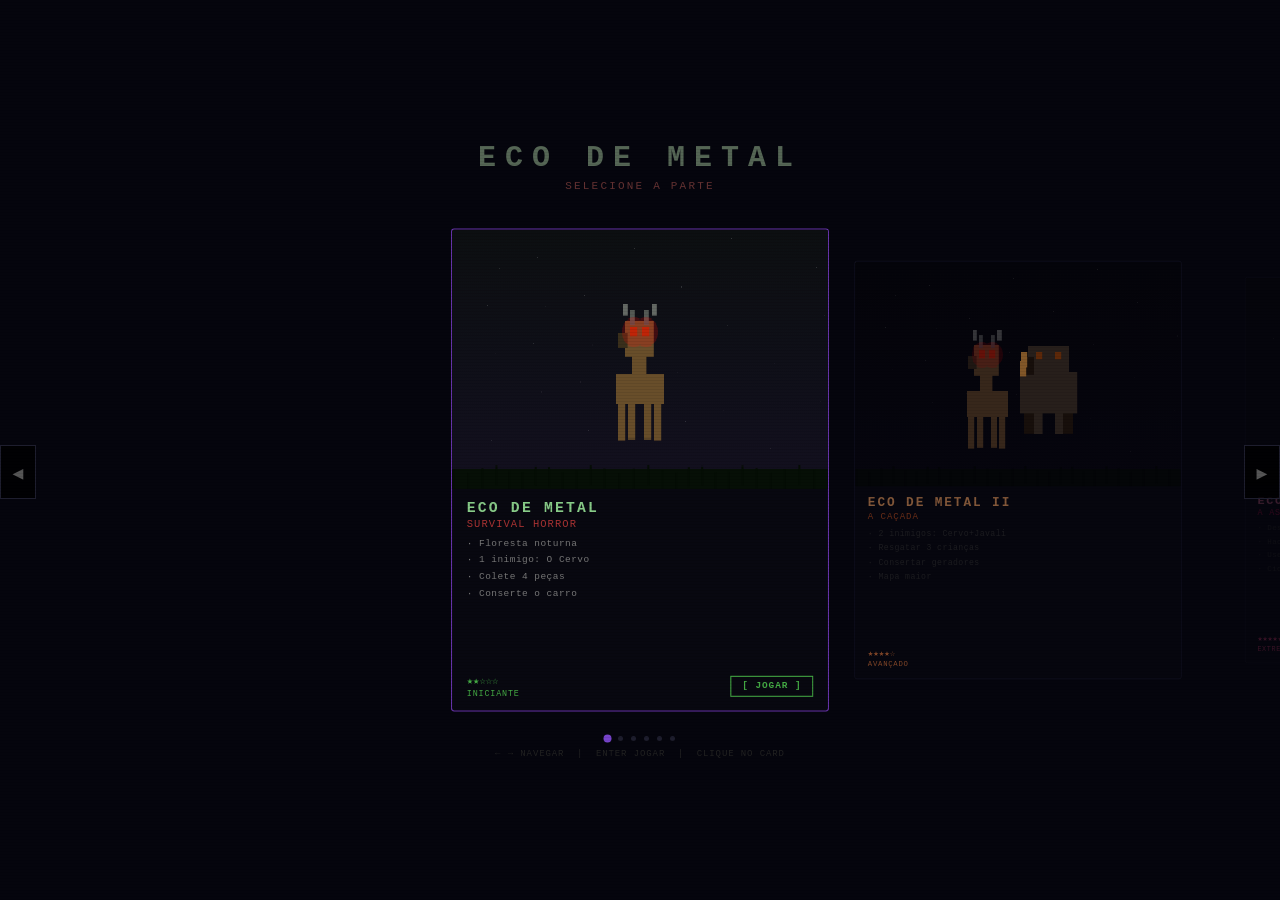
<file: index.html>
<!DOCTYPE html>
<html lang="pt-BR">
<head>
  <meta charset="UTF-8">
  <meta name="viewport" content="width=device-width, initial-scale=1.0">
  <title>Eco de Metal - Seleção</title>
  <style>
    * { margin: 0; padding: 0; box-sizing: border-box; }
    body {
      background: #05050d;
      color: #fff;
      height: 100vh;
      overflow: hidden;
      font-family: 'Courier New', monospace;
      display: flex;
      flex-direction: column;
      justify-content: center;
      user-select: none;
    }
    .header {
      text-align: center;
      padding: 0 0 20px;
    }
    .header h1 {
      font-size: clamp(18px, 4vw, 30px);
      letter-spacing: 0.3em;
      color: #556655;
      font-weight: bold;
    }
    .header p {
      font-size: clamp(9px, 1.5vw, 11px);
      letter-spacing: 0.2em;
      color: #663333;
      margin-top: 5px;
    }
    .slider-wrap {
      position: relative;
      overflow: hidden;
      padding: 16px 0 20px;
    }
    .slider-track {
      display: flex;
      gap: 18px;
      transition: transform 0.42s cubic-bezier(0.25, 0.8, 0.25, 1);
      will-change: transform;
      padding: 12px 0;
    }
    .card {
      flex: 0 0 clamp(220px, 36vw, 360px);
      height: clamp(340px, 52vh, 460px);
      border: 1px solid #1a1a2e;
      border-radius: 3px;
      background: #080810;
      position: relative;
      cursor: pointer;
      transition: transform 0.35s ease, border-color 0.35s ease, opacity 0.35s ease;
      overflow: hidden;
    }
    .card.active { border-color: #6633aa; transform: scale(1.05); z-index: 2; opacity: 1; }
    .card.side   { opacity: 0.5; transform: scale(0.91); }
    .card.far    { opacity: 0.2; transform: scale(0.84); }
    .card canvas {
      display: block;
      width: 100%;
      height: 54%;
      image-rendering: pixelated;
    }
    .card-info {
      padding: 10px 14px 12px;
      height: 46%;
      display: flex;
      flex-direction: column;
      justify-content: space-between;
    }
    .card-title {
      font-size: clamp(10px, 1.7vw, 14px);
      letter-spacing: 0.15em;
      font-weight: bold;
    }
    .card-sub {
      font-size: clamp(7px, 1.1vw, 10px);
      letter-spacing: 0.1em;
      margin-top: 2px;
    }
    .card-details { flex: 1; margin-top: 6px; }
    .card-details p {
      font-size: clamp(7px, 1vw, 9px);
      color: #333;
      letter-spacing: 0.05em;
      line-height: 1.75;
      transition: color 0.3s;
    }
    .card.active .card-details p { color: #777; }
    .card-footer { display: flex; justify-content: space-between; align-items: center; }
    .diff-stars { font-size: clamp(8px, 1.1vw, 10px); }
    .diff-label { font-size: clamp(6px, 0.9vw, 8px); letter-spacing: 0.1em; margin-top: 1px; }
    .btn-play {
      padding: 4px 10px;
      font-family: 'Courier New', monospace;
      font-size: clamp(7px, 1vw, 9px);
      letter-spacing: 0.1em;
      font-weight: bold;
      border: 1px solid;
      background: transparent;
      cursor: pointer;
      opacity: 0;
      transition: opacity 0.3s;
    }
    .card.active .btn-play { opacity: 1; }
    .dots {
      display: flex;
      justify-content: center;
      gap: 8px;
      padding-top: 4px;
    }
    .dot {
      width: 5px; height: 5px;
      border-radius: 50%;
      background: #1e1e2e;
      transition: background 0.3s, transform 0.3s;
      cursor: pointer;
    }
    .dot.active { background: #7744cc; transform: scale(1.6); }
    .nav-btn {
      position: absolute;
      top: 50%; transform: translateY(-50%);
      width: 36px; height: 54px;
      background: rgba(0,0,0,0.75);
      border: 1px solid #1e1e2e;
      color: #555;
      font-size: 18px;
      cursor: pointer;
      display: flex; align-items: center; justify-content: center;
      z-index: 10;
      transition: color 0.2s, border-color 0.2s;
      font-family: monospace;
    }
    .nav-btn:hover { color: #ccc; border-color: #444; }
    .nav-btn.left { left: 0; }
    .nav-btn.right { right: 0; }
    .footer {
      text-align: center;
      padding: 8px 0 0;
      font-size: clamp(7px, 1.1vw, 9px);
      color: #222;
      letter-spacing: 0.1em;
    }
    .scanlines {
      position: fixed; inset: 0;
      pointer-events: none;
      background: repeating-linear-gradient(
        to bottom, transparent, transparent 2px,
        rgba(0,0,0,0.07) 2px, rgba(0,0,0,0.07) 3px
      );
      z-index: 100;
    }
  </style>
</head>
<body>
<div class="scanlines"></div>
<div class="header">
  <h1>ECO DE METAL</h1>
  <p>SELECIONE A PARTE</p>
</div>
<div class="slider-wrap">
  <button class="nav-btn left" id="btnL">&#9664;</button>
  <div class="slider-track" id="track"></div>
  <button class="nav-btn right" id="btnR">&#9654;</button>
</div>
<div class="dots" id="dots"></div>
<div class="footer">&#8592; &#8594; NAVEGAR &nbsp;|&nbsp; ENTER JOGAR &nbsp;|&nbsp; CLIQUE NO CARD</div>

<script>
const GAMES = [
  { label:'ECO DE METAL',    sub:'SURVIVAL HORROR',         path:'parte1/index.html', diff:'&#9733;&#9733;&#9734;&#9734;&#9734;', diffLabel:'INICIANTE', diffCol:'#44aa44', titleCol:'#88cc88', subCol:'#aa3333', btnCol:'#44aa44', details:['Floresta noturna','1 inimigo: O Cervo','Colete 4 peças','Conserte o carro'],           icon:'deer'     },
  { label:'ECO DE METAL II', sub:'A CAÇADA',                path:'parte2/index.html', diff:'&#9733;&#9733;&#9733;&#9733;&#9734;', diffLabel:'AVANÇADO',  diffCol:'#ff8844', titleCol:'#ffaa66', subCol:'#cc5522', btnCol:'#ff8844', details:['2 inimigos: Cervo+Javali','Resgatar 3 crianças','Consertar geradores','Mapa maior'],  icon:'deerboar' },
  { label:'ECO DE METAL III',sub:'A ASCENSÃO DA REDE',      path:'parte3/index.html', diff:'&#9733;&#9733;&#9733;&#9733;&#9733;', diffLabel:'EXTREMO',   diffCol:'#ff4488', titleCol:'#ff77aa', subCol:'#cc1155', btnCol:'#ff4488', details:['Destrua a Torre de Rede','Hackeie sistemas','Use EMP e Sinalizador','Cidade em colapso'], icon:'tower'    },
  { label:'SINAL PERDIDO',   sub:'O MISTÉRIO DE BLACKWOOD', path:'parte4/index.html', diff:'&#9733;&#9733;&#9733;&#9734;&#9734;', diffLabel:'MÉDIO',     diffCol:'#44aaff', titleCol:'#66ccee', subCol:'#2266aa', btnCol:'#44aaff', details:['Spin-off da série','Escolha Enzo ou Murilo','Antena de Blackwood','Cooperativo auto'], icon:'radio'    },
  { label:'C A E A',         sub:'PROTOCOLO DE SOBRECARGA', path:'parte5/index.html', diff:'&#9733;&#9733;&#9733;&#9734;&#9734;', diffLabel:'MÉDIO',     diffCol:'#cc88ff', titleCol:'#dd99ff', subCol:'#9933cc', btnCol:'#cc88ff', details:['Episódio Escolar','4 Geradores','Resgate 5 Amigos','Eco de Metal — Spin-off'],          icon:'gamepad'  },
  { label:'ECO DE METAL VI', sub:'O ACERTO DE CONTAS FINAL', path:'parte6/index.html', diff:'&#9733;&#9733;&#9733;&#9733;&#9733;', diffLabel:'EXTREMO',   diffCol:'#00ffcc', titleCol:'#00ffcc', subCol:'#008866', btnCol:'#00ffcc', details:['Laboratório Secreto','Bunker Final','Lobos=INSTAKILL','Bosses: -2HP por tiro'], icon:'bunker'   },
];

let current = 0;
const track = document.getElementById('track');
const dotsEl = document.getElementById('dots');
const cards = [], canvases = [];

GAMES.forEach((g, i) => {
  const card = document.createElement('div');
  card.className = 'card';

  const cnv = document.createElement('canvas');
  cnv.width = 380; cnv.height = 210;
  card.appendChild(cnv);
  canvases.push(cnv);

  const info = document.createElement('div');
  info.className = 'card-info';
  info.innerHTML = `
    <div>
      <div class="card-title" style="color:${g.titleCol}">${g.label}</div>
      <div class="card-sub" style="color:${g.subCol}">${g.sub}</div>
    </div>
    <div class="card-details">${g.details.map(d=>`<p>· ${d}</p>`).join('')}</div>
    <div class="card-footer">
      <div>
        <div class="diff-stars" style="color:${g.diffCol}">${g.diff}</div>
        <div class="diff-label" style="color:${g.diffCol}">${g.diffLabel}</div>
      </div>
      <button class="btn-play" style="color:${g.btnCol};border-color:${g.btnCol}">[ JOGAR ]</button>
    </div>`;
  card.appendChild(info);
  track.appendChild(card);
  cards.push(card);

  card.querySelector('.btn-play').addEventListener('click', e => { e.stopPropagation(); launch(i); });
  card.addEventListener('click', () => { if (current === i) launch(i); else { current = i; updateSlider(); } });

  const dot = document.createElement('div');
  dot.className = 'dot';
  dot.addEventListener('click', () => { current = i; updateSlider(); });
  dotsEl.appendChild(dot);
});

function launch(i) { window.open(GAMES[i].path, '_blank'); }

function updateSlider() {
  const cw = cards[0].offsetWidth + 18;
  const cx = (window.innerWidth - cards[0].offsetWidth) / 2;
  track.style.transform = `translateX(${cx - current * cw}px)`;
  cards.forEach((c,i) => {
    const d = Math.abs(i - current);
    c.className = 'card' + (d===0?' active':d===1?' side':' far');
  });
  document.querySelectorAll('.dot').forEach((d,i) => d.className = 'dot'+(i===current?' active':''));
}

document.getElementById('btnL').addEventListener('click', () => { if(current>0){current--;updateSlider();playNav();} });
document.getElementById('btnR').addEventListener('click', () => { if(current<GAMES.length-1){current++;updateSlider();playNav();} });
document.addEventListener('keydown', e => {
  if(e.code==='ArrowLeft'||e.code==='KeyA')  { if(current>0){current--;updateSlider();playNav();} }
  if(e.code==='ArrowRight'||e.code==='KeyD') { if(current<GAMES.length-1){current++;updateSlider();playNav();} }
  if(e.code==='Enter'||e.code==='Space')     { playSelect(); setTimeout(()=>launch(current),200); }
});
let tx0=0;
track.addEventListener('touchstart',e=>{tx0=e.touches[0].clientX;},{passive:true});
track.addEventListener('touchend',e=>{
  const dx=e.changedTouches[0].clientX-tx0;
  if(dx<-40&&current<GAMES.length-1){current++;updateSlider();}
  if(dx> 40&&current>0){current--;updateSlider();}
});
window.addEventListener('resize', updateSlider);

// Audio
let actx=null;
function ga(){ if(!actx){try{actx=new(window.AudioContext||window.webkitAudioContext)();}catch(e){}} return actx; }
function tn(f,d,v=0.05){ const a=ga();if(!a)return;try{const o=a.createOscillator(),g=a.createGain();o.type='square';o.frequency.value=f;g.gain.value=v;g.gain.exponentialRampToValueAtTime(0.001,a.currentTime+d);o.connect(g);g.connect(a.destination);o.start();o.stop(a.currentTime+d);}catch(e){} }
function playNav(){ tn(200,0.07); }
function playSelect(){ tn(300,0.07);setTimeout(()=>tn(420,0.07),70);setTimeout(()=>tn(560,0.12),140); }
document.addEventListener('click',()=>ga(),{once:true});

// ── Pixel art rendering ─────────────────────────────────────────────────────
function pr(c,x,y,w,h,col){ c.fillStyle=col; c.fillRect(Math.floor(x),Math.floor(y),w,h); }

function iconDeer(ctx,cx,cy,p,t){
  const s=2.4,col='#6a4a2a',col2='#3a2a1a';
  const ey=`rgba(${200+p*55},30,0,${0.8+p*0.2})`;
  const r=(x,y,w,h,c)=>pr(ctx,cx+x*s,cy+y*s,w*s,h*s,c||col);
  r(-9,10,3,14);r(6,10,3,14);r(-5,12,3,12);r(2,12,3,12);
  r(-10,2,20,10);r(-3,-5,6,8);r(-6,-16,12,12);
  r(-9,-12,4,5,col2);r(-4,-20,2,5,'#555');r(-7,-22,2,4,'#666');
  r(2,-20,2,5,'#555');r(5,-22,2,4,'#666');
  r(-4,-14,3,3,ey);r(1,-14,3,3,ey);
  ctx.globalAlpha=0.22+p*0.15;ctx.fillStyle='#ff0000';
  ctx.beginPath();ctx.arc(cx-2.5*s,cy-12.5*s,5*s,0,Math.PI*2);
  ctx.arc(cx+2.5*s,cy-12.5*s,5*s,0,Math.PI*2);ctx.fill();ctx.globalAlpha=1;
}
function iconBoar(ctx,cx,cy,p,t){
  const s=2.4,col='#4a3a2a',col2='#2a1a0a';
  const ey=`rgba(${200+p*55},${80+p*20},0,0.85)`;
  const r=(x,y,w,h,c)=>pr(ctx,cx+x*s,cy+y*s,w*s,h*s,c||col);
  r(-12,8,5,12,col2);r(7,8,5,12,col2);r(-7,10,4,10);r(3,10,4,10);
  r(-14,-4,28,16);r(-10,-14,20,12);r(-12,-10,5,7,col2);
  r(-14,-8,3,6,'#ffaa44');r(-13,-12,3,6,'#ffaa44');
  r(-6,-12,3,3,ey);r(3,-12,3,3,ey);
}
function iconTower(ctx,cx,cy,p,t){
  const s=2.4,col='#334433',col2='#445544';
  const led=`rgba(0,${200+p*55},0,0.9)`;
  const r=(x,y,w,h,c)=>pr(ctx,cx+x*s,cy+y*s,w*s,h*s,c||col);
  r(-4,8,8,16);r(-6,10,12,4,col2);r(-3,-10,6,18);r(-5,-2,10,4,col2);r(-5,4,10,4,col2);
  r(-2,-22,4,12);r(-1,-26,2,6,'#00cc44');
  r(-10,-16,8,2);r(2,-16,8,2);r(-14,-20,2,6,'#00cc44');r(12,-20,2,6,'#00cc44');
  r(-2,-6,2,2,led);r(1,-6,2,2,led);
  ctx.globalAlpha=0.18+p*0.14;ctx.fillStyle='#00ff44';
  ctx.beginPath();ctx.arc(cx,cy-26*s*0.45,9*s*0.5,0,Math.PI*2);ctx.fill();ctx.globalAlpha=1;
}
function iconRadio(ctx,cx,cy,p,t){
  const s=2.4,col='#334455',col2='#445566';
  const led=`rgba(0,${160+p*60},${220+p*35},0.9)`;
  const r=(x,y,w,h,c)=>pr(ctx,cx+x*s,cy+y*s,w*s,h*s,c||col);
  r(-14,-2,28,18);r(-12,0,24,14,col2);r(-10,2,12,8,'#001a2a');r(-9,3,10,6,'#002233');
  r(2,0,8,8,'#002233');r(3,1,6,6,led);r(10,-4,2,14);r(9,-12,2,10,'#88ccdd');
  r(-11,14,4,3);r(-6,14,4,3);r(-1,14,4,3);
  for(let i=1;i<=3;i++){
    ctx.globalAlpha=(0.5-i*0.1)*(0.5+p*0.5);
    ctx.strokeStyle=`rgba(0,${160+i*20},220,0.8)`;ctx.lineWidth=s*0.45;
    ctx.beginPath();ctx.arc(cx+11*s,cy-8*s,i*4*s,-Math.PI*0.6,Math.PI*0.6);ctx.stroke();
  }
  ctx.globalAlpha=1;
}
function iconGamepad(ctx,cx,cy,p,t){
  const s=2.4,col='#552288',col2='#7733aa';
  const btn=`rgba(${180+p*75},${80+p*40},255,0.9)`;
  const btnO=`rgba(${220+p*35},${100+p*30},0,0.9)`;
  const r=(x,y,w,h,c)=>pr(ctx,cx+x*s,cy+y*s,w*s,h*s,c||col);
  r(-16,-2,32,14);r(-14,-6,28,20);r(-10,-8,20,24,col2);r(-18,0,36,10,col2);
  r(-20,8,8,10);r(12,8,8,10);r(-18,14,6,8);r(12,14,6,8);
  r(-14,-2,8,3,col2);r(-11,-5,3,9,col2);
  r(6,-5,3,3,btn);r(11,-2,3,3,btn);r(6,1,3,3,btnO);r(2,-2,3,3,btn);
  r(-2,-2,5,5,'#aa55ff');r(-6,3,3,2,'#884499');r(3,3,3,2,'#884499');
  ctx.globalAlpha=0.2+p*0.16;ctx.fillStyle='#cc44ff';
  ctx.beginPath();ctx.arc(cx,cy+2*s,17*s,0,Math.PI*2);ctx.fill();
  ctx.globalAlpha=0.4+p*0.28;ctx.fillStyle='#ff88ff';
  for(let i=0;i<4;i++){
    const ang=t*0.035+i*Math.PI*0.5;
    ctx.fillRect(Math.floor(cx+Math.cos(ang)*19*s),Math.floor(cy+Math.sin(ang)*17*s),s*1.4,s*1.4);
  }
  ctx.globalAlpha=1;
}

function iconBunker(ctx,cx,cy,p,t){
  const s=2.4,col='#003322',col2='#005544',col3='#007755';
  const led=`rgba(0,${200+p*55},${180+p*75},${0.85+p*0.15})`;
  const warn=`rgba(${200+p*55},${100+p*30},0,0.9)`;
  const r=(x,y,w,h,c)=>pr(ctx,cx+x*s,cy+y*s,w*s,h*s,c||col);
  // bunker body
  r(-18,2,36,18,col2);r(-16,0,32,4,col3);
  r(-20,4,4,16,'#002211');r(16,4,4,16,'#002211');
  // door
  r(-4,6,8,14,'#001a0f');r(-3,7,6,12,'#002a1a');
  r(-1,10,2,2,led);
  // gun slits
  r(-15,6,5,3,'#001a0f');r(10,6,5,3,'#001a0f');
  r(-14,7,3,1,led);r(11,7,3,1,led);
  // roof / antenna
  r(-10,-8,20,10,col2);r(-12,-10,24,4,col3);
  r(-1,-20,2,12,'#004433');r(-2,-22,4,2,col3);
  // antenna light pulse
  ctx.globalAlpha=0.6+p*0.4;ctx.fillStyle=`rgba(0,255,200,${0.7+p*0.3})`;
  ctx.fillRect(Math.floor(cx-s),Math.floor(cy-22*s),s*2,s*2);ctx.globalAlpha=1;
  // wolf silhouette
  const ws=1.5,wy=cy+14*s,wx=cx-26*s+Math.sin(t*0.04)*3*s;
  ctx.globalAlpha=0.55+p*0.2;ctx.fillStyle='#001a0f';
  pr(ctx,wx,wy-4*ws,8*ws,5*ws);pr(ctx,wx+2*ws,wy-8*ws,4*ws,5*ws);
  pr(ctx,wx,wy,2*ws,4*ws);pr(ctx,wx+6*ws,wy,2*ws,4*ws);
  pr(ctx,wx-2*ws,wy-5*ws,3*ws,2*ws);pr(ctx,wx+7*ws,wy-10*ws,2*ws,3*ws);
  ctx.globalAlpha=0.8+p*0.2;ctx.fillStyle=`rgba(255,30,0,${0.5+p*0.5})`;
  pr(ctx,wx,wy-6*ws,ws,ws);ctx.globalAlpha=1;
  // warning light glow
  ctx.globalAlpha=0.12+p*0.12;ctx.fillStyle='#00ffcc';
  ctx.beginPath();ctx.arc(cx,cy-8*s,22*s,0,Math.PI*2);ctx.fill();ctx.globalAlpha=1;
  // scanline stripe
  r(-18,20,36,2,'#001a0f');
}

const ICONS = { deer:iconDeer, deerboar:(c,cx,cy,p,t)=>{iconDeer(c,cx-36,cy+4,p,t);iconBoar(c,cx+36,cy,p,t);}, tower:iconTower, radio:iconRadio, gamepad:iconGamepad, bunker:iconBunker };

let tick=0;
(function loop(){
  requestAnimationFrame(loop);
  tick++;
  const pulse=Math.sin(tick*0.07)*0.5+0.5;
  GAMES.forEach((g,i)=>{
    const cnv=canvases[i], c=cnv.getContext('2d'), W=cnv.width, H=cnv.height;
    const active=i===current;
    c.clearRect(0,0,W,H);
    const grad=c.createLinearGradient(0,0,0,H);
    grad.addColorStop(0,active?'#0a0810':'#050508');
    grad.addColorStop(1,active?'#12091e':'#080610');
    c.fillStyle=grad; c.fillRect(0,0,W,H);
    // stars
    for(let s=0;s<28;s++){
      const sx=(s*47+tick*0.005)%W,sy=(s*31)%(H*0.85);
      c.globalAlpha=0.1+Math.sin(tick*0.03+s)*0.07;
      c.fillStyle='#fff';c.fillRect(Math.floor(sx),Math.floor(sy),1,1);
    }
    c.globalAlpha=1;
    // ground
    c.fillStyle='#040804';c.fillRect(0,H-16,W,16);
    for(let ti=0;ti<32;ti++){
      const tx=ti*14+Math.sin(tick*0.005+ti*0.5)*1.5,ty=H-16+Math.sin(ti*1.7)*3;
      c.fillStyle='#030603';c.fillRect(tx,ty,2,16);
    }
    // icon
    c.save();
    ICONS[g.icon](c, W/2, H/2+8, active?pulse:0, tick);
    c.restore();
    // color tint
    if(active){
      c.globalAlpha=0.04+pulse*0.03;c.fillStyle=g.diffCol;c.fillRect(0,0,W,H);c.globalAlpha=1;
    }
  });
})();

updateSlider();
</script>
</body>
</html>
</file>
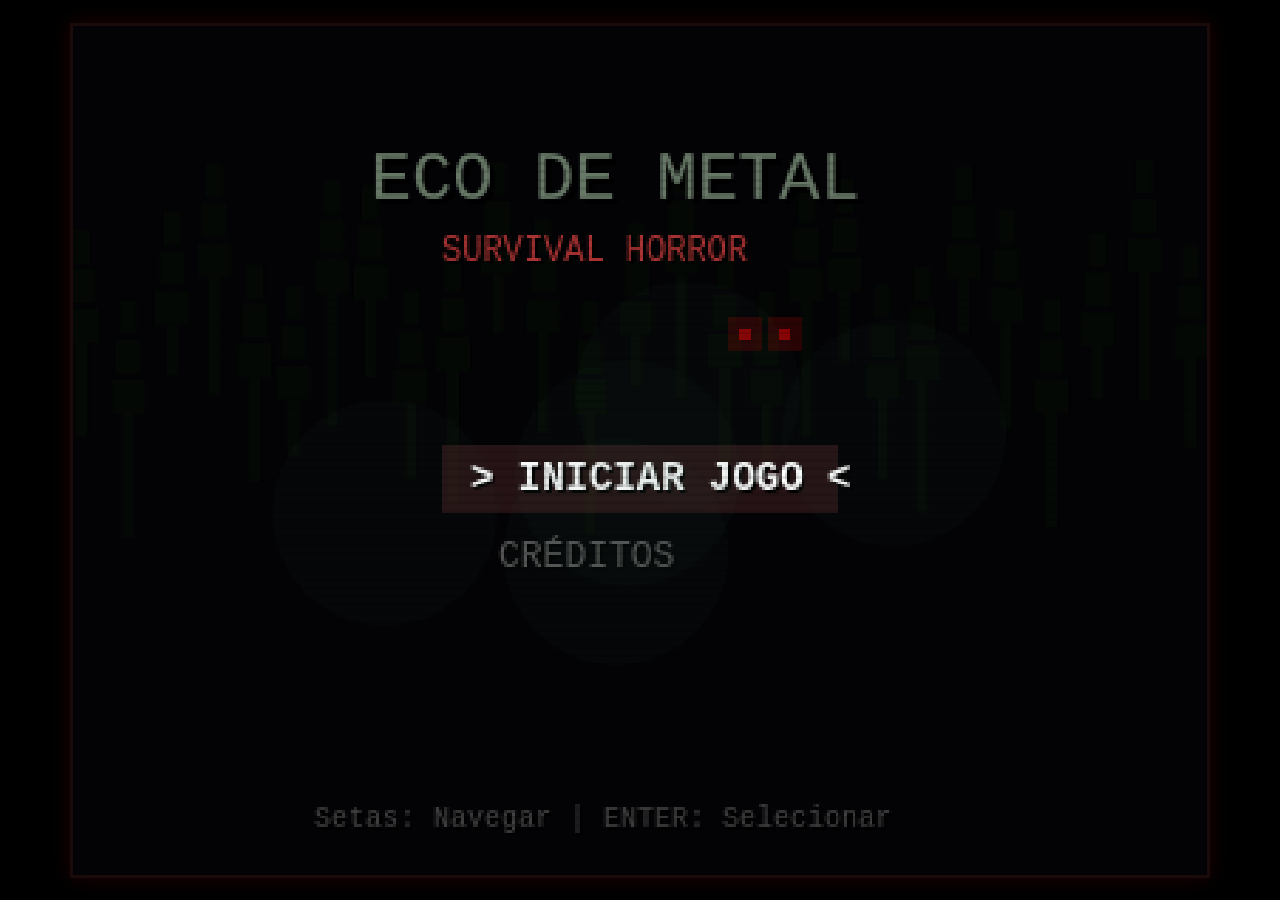
<file: parte1/index.html>
<!DOCTYPE html>
<html lang="pt-BR">
<head>
<meta charset="UTF-8">
<meta name="viewport" content="width=device-width, initial-scale=1.0">
<title>Eco de Metal - Survival Horror</title>
<style>
@font-face {
  font-family: 'PixelFont';
  src: local('Courier New'), local('Consolas'), local('monospace');
}
* { margin: 0; padding: 0; box-sizing: border-box; }
body {
  background: #000;
  display: flex;
  justify-content: center;
  align-items: center;
  height: 100vh;
  overflow: hidden;
  font-family: 'Courier New', monospace;
}
canvas {
  image-rendering: pixelated;
  image-rendering: crisp-edges;
  border: 3px solid #1a0a0a;
  box-shadow: 0 0 20px rgba(100, 0, 0, 0.3);
}
</style>
</head>
<body>
<canvas id="game"></canvas>
<script>
const canvas = document.getElementById('game');
const ctx = canvas.getContext('2d');

const W = 400;
const H = 300;
canvas.width = W;
canvas.height = H;

function resizeCanvas() {
  const scaleX = window.innerWidth / W;
  const scaleY = window.innerHeight / H;
  const scale = Math.min(scaleX, scaleY) * 0.95;
  canvas.style.width = (W * scale) + 'px';
  canvas.style.height = (H * scale) + 'px';
}
resizeCanvas();
window.addEventListener('resize', resizeCanvas);

// ============ IMPROVED TEXT RENDERING ============
const TextRenderer = {
  drawText(text, x, y, options = {}) {
    const {
      size = 12,
      color = '#ffffff',
      shadow = true,
      shadowColor = '#000000',
      shadowOffset = 1,
      outline = false,
      outlineColor = '#000000',
      align = 'left',
      bold = false
    } = options;
    
    ctx.font = `${bold ? 'bold ' : ''}${size}px "Courier New", monospace`;
    ctx.textBaseline = 'middle';
    ctx.textAlign = align;
    
    // Shadow for depth
    if (shadow) {
      ctx.fillStyle = shadowColor;
      ctx.fillText(text, x + shadowOffset, y + shadowOffset);
    }
    
    // Outline for better visibility
    if (outline) {
      ctx.strokeStyle = outlineColor;
      ctx.lineWidth = 2;
      ctx.strokeText(text, x, y);
    }
    
    // Main text
    ctx.fillStyle = color;
    ctx.fillText(text, x, y);
  },
  
  drawTextBox(text, x, y, options = {}) {
    const {
      size = 12,
      color = '#ffffff',
      bgColor = 'rgba(0, 0, 0, 0.8)',
      padding = 6,
      borderColor = null
    } = options;
    
    ctx.font = `${size}px "Courier New", monospace`;
    const metrics = ctx.measureText(text);
    const textWidth = metrics.width;
    const textHeight = size;
    
    // Background box
    const boxX = x - padding;
    const boxY = y - textHeight/2 - padding;
    const boxW = textWidth + padding * 2;
    const boxH = textHeight + padding * 2;
    
    ctx.fillStyle = bgColor;
    ctx.fillRect(boxX, boxY, boxW, boxH);
    
    if (borderColor) {
      ctx.strokeStyle = borderColor;
      ctx.lineWidth = 1;
      ctx.strokeRect(boxX, boxY, boxW, boxH);
    }
    
    ctx.fillStyle = color;
    ctx.textBaseline = 'middle';
    ctx.textAlign = 'left';
    ctx.fillText(text, x, y);
  }
};

// ============ IMPROVED PLAYER MOVEMENT ============
const PlayerController = {
  // Physics properties
  vx: 0,
  vy: 0,
  targetVx: 0,
  targetVy: 0,
  
  // Movement settings
  maxSpeed: 2.0,
  sprintSpeed: 3.2,
  acceleration: 0.25,
  deceleration: 0.18,
  
  // Animation
  walkCycle: 0,
  direction: 0, // 0=right, 1=down, 2=left, 3=up
  isMoving: false,
  
  update(player, keys) {
    // Get input direction
    let inputX = 0;
    let inputY = 0;
    
    if (keys['ArrowLeft'] || keys['KeyA']) inputX -= 1;
    if (keys['ArrowRight'] || keys['KeyD']) inputX += 1;
    if (keys['ArrowUp'] || keys['KeyW']) inputY -= 1;
    if (keys['ArrowDown'] || keys['KeyS']) inputY += 1;
    
    // Normalize diagonal movement
    if (inputX !== 0 && inputY !== 0) {
      inputX *= 0.707;
      inputY *= 0.707;
    }
    
    // Determine speed
    const isSprinting = (keys['ShiftLeft'] || keys['ShiftRight']) && player.stamina > 0;
    const speed = isSprinting ? this.sprintSpeed : this.maxSpeed;
    
    // Handle stamina
    if (isSprinting && (inputX !== 0 || inputY !== 0)) {
      player.stamina = Math.max(0, player.stamina - 0.4);
    } else if (!isSprinting) {
      player.stamina = Math.min(player.maxStamina, player.stamina + 0.15);
    }
    
    // Set target velocity
    this.targetVx = inputX * speed;
    this.targetVy = inputY * speed;
    
    // Smooth acceleration/deceleration
    if (inputX !== 0 || inputY !== 0) {
      // Accelerate toward target
      this.vx += (this.targetVx - this.vx) * this.acceleration;
      this.vy += (this.targetVy - this.vy) * this.acceleration;
      this.isMoving = true;
    } else {
      // Decelerate to stop
      this.vx *= (1 - this.deceleration);
      this.vy *= (1 - this.deceleration);
      
      // Stop completely when very slow
      if (Math.abs(this.vx) < 0.05) this.vx = 0;
      if (Math.abs(this.vy) < 0.05) this.vy = 0;
      
      this.isMoving = Math.abs(this.vx) > 0.1 || Math.abs(this.vy) > 0.1;
    }
    
    // Update direction for animation
    if (Math.abs(this.vx) > 0.3 || Math.abs(this.vy) > 0.3) {
      const angle = Math.atan2(this.vy, this.vx);
      if (angle > -Math.PI/4 && angle <= Math.PI/4) this.direction = 0; // Right
      else if (angle > Math.PI/4 && angle <= 3*Math.PI/4) this.direction = 1; // Down
      else if (angle > -3*Math.PI/4 && angle <= -Math.PI/4) this.direction = 3; // Up
      else this.direction = 2; // Left
    }
    
    // Walk cycle animation
    if (this.isMoving) {
      const animSpeed = isSprinting ? 0.25 : 0.15;
      this.walkCycle += animSpeed * Math.sqrt(this.vx * this.vx + this.vy * this.vy);
    } else {
      // Smoothly return to standing pose
      this.walkCycle *= 0.8;
    }
    
    // Apply velocity to position
    player.x += this.vx;
    player.y += this.vy;
    
    return { isSprinting, isMoving: this.isMoving };
  },
  
  // Get animation frame info
  getAnimationState() {
    return {
      walkCycle: this.walkCycle,
      direction: this.direction,
      isMoving: this.isMoving,
      bobY: Math.sin(this.walkCycle) * (this.isMoving ? 1.5 : 0),
      legOffset: Math.sin(this.walkCycle * 2) * (this.isMoving ? 3 : 0),
      armSwing: Math.sin(this.walkCycle * 2) * (this.isMoving ? 8 : 0)
    };
  },
  
  reset() {
    this.vx = 0;
    this.vy = 0;
    this.targetVx = 0;
    this.targetVy = 0;
    this.walkCycle = 0;
    this.direction = 0;
    this.isMoving = false;
  }
};

// ============ AUDIO SYSTEM ============
const AudioSystem = {
  ctx: null,
  
  init() {
    try {
      this.ctx = new (window.AudioContext || window.webkitAudioContext)();
    } catch(e) {}
  },
  
  unlock() {
    if (this.ctx && this.ctx.state === 'suspended') {
      this.ctx.resume();
    }
  },
  
  playTone(freq, duration, type = 'square', volume = 0.1) {
    if (!this.ctx) return;
    try {
      const osc = this.ctx.createOscillator();
      const gain = this.ctx.createGain();
      osc.type = type;
      osc.frequency.value = freq;
      gain.gain.value = volume;
      gain.gain.exponentialRampToValueAtTime(0.001, this.ctx.currentTime + duration);
      osc.connect(gain);
      gain.connect(this.ctx.destination);
      osc.start();
      osc.stop(this.ctx.currentTime + duration);
    } catch(e) {}
  },
  
  playFootstep() {
    this.playTone(60 + Math.random() * 30, 0.06, 'square', 0.03);
  },
  
  playCollect() {
    this.playTone(523, 0.1, 'square', 0.08);
    setTimeout(() => this.playTone(659, 0.1, 'square', 0.08), 80);
    setTimeout(() => this.playTone(784, 0.12, 'square', 0.08), 160);
  },
  
  playAlert() {
    this.playTone(220, 0.15, 'sawtooth', 0.1);
    setTimeout(() => this.playTone(330, 0.15, 'sawtooth', 0.1), 100);
  },
  
  playChase() {
    for (let i = 0; i < 4; i++) {
      setTimeout(() => this.playTone(400 + i * 100, 0.12, 'sawtooth', 0.08), i * 70);
    }
  },
  
  playDamage() {
    this.playTone(80, 0.3, 'sawtooth', 0.15);
  },
  
  playFlare() {
    this.playTone(120, 0.4, 'sawtooth', 0.12);
  },
  
  playHeartbeat() {
    this.playTone(55, 0.12, 'sine', 0.06);
    setTimeout(() => this.playTone(45, 0.18, 'sine', 0.05), 120);
  }
};

// ============ GAME STATE ============
const STATE = { TITLE: 0, INTRO: 1, GAME: 2, CHASE: 3, PAUSE: 4, DEATH: 5, WIN: 6 };
const MAP_W = 1400;
const MAP_H = 700;

let gameState = STATE.TITLE;
let player, deer, camera;
let keys = {};
let items, flashlight;
let trees = [], cabins = [], carParts = [], hideSpots = [];
let workshop, escapeCar;
let rain = [], fogParticles = [];
let textTimer = 0, currentText = '';
let gameTimer = 0, introStep = 0, introTimer = 0;
let deathTimer = 0, winTimer = 0;
let screenShake = 0, vhsGlitch = 0;
let lightningTimer = 0, lightningFlash = 0;
let flareActive = false, flareTimer = 0, flareX = 0, flareY = 0;
let titleSelect = 0, pauseSelect = 0;
let footstepTimer = 0;
let heartbeatTimer = 0;
let batteries = [], extraFlares = [], traps = [];

// ============ INITIALIZATION ============
function init() {
  player = {
    x: 180, y: 220,
    hiding: false,
    hp: 3, maxHp: 3,
    stamina: 100, maxStamina: 100,
    invincible: 0
  };
  
  deer = {
    x: 950, y: 350,
    frame: 0,
    speed: 0.5,
    mode: 'patrol',
    eyeColor: '#ffcc00',
    stunTimer: 0,
    patrolTimer: 0,
    patrolDir: Math.random() * Math.PI * 2,
    alertLevel: 0,
    lastKnownX: 0,
    lastKnownY: 0
  };
  
  camera = { x: 0, y: 0 };
  items = { flares: 2, carParts: 0, totalParts: 4 };
  flashlight = { on: true, battery: 100 };
  
  PlayerController.reset();
  flareActive = false;
  screenShake = 0;
  gameTimer = 0;
  
  generateWorld();
}

function generateWorld() {
  // Trees
  trees = [];
  for (let i = 0; i < 140; i++) {
    let tx = Math.random() * MAP_W;
    let ty = Math.random() * MAP_H;
    if (tx < 220 && ty < 280) continue;
    if (tx > 820 && tx < 1020 && ty > 80 && ty < 250) continue;
    if (tx > 1020 && tx < 1180 && ty > 260 && ty < 420) continue;
    trees.push({
      x: tx, y: ty,
      h: 30 + Math.random() * 40,
      type: Math.floor(Math.random() * 3),
      sway: Math.random() * Math.PI * 2
    });
  }
  
  // Rain
  rain = [];
  for (let i = 0; i < 100; i++) {
    rain.push({
      x: Math.random() * W,
      y: Math.random() * H,
      speed: 3 + Math.random() * 3,
      len: 5 + Math.random() * 7
    });
  }
  
  // Fog
  fogParticles = [];
  for (let i = 0; i < 35; i++) {
    fogParticles.push({
      x: Math.random() * MAP_W,
      y: Math.random() * MAP_H,
      r: 30 + Math.random() * 50,
      alpha: 0.03 + Math.random() * 0.06,
      dx: (Math.random() - 0.5) * 0.2
    });
  }
  
  // Cabins
  cabins = [
    { x: 100, y: 100, w: 60, h: 50, name: 'Cabana Norte' },
    { x: 380, y: 500, w: 60, h: 50, name: 'Cabana Sul' },
    { x: 750, y: 550, w: 60, h: 50, name: 'Cabana Leste' },
    { x: 1250, y: 200, w: 60, h: 50, name: 'Refúgio' }
  ];
  hideSpots = cabins.map(c => ({
    x: c.x + 15, y: c.y + 25, w: 30, h: 20, cabin: c
  }));
  
  workshop = { x: 870, y: 130, w: 120, h: 80 };
  escapeCar = { x: 1100, y: 340 };
  
  // Car parts
  carParts = [
    { x: 280, y: 420, collected: false, name: 'Motor' },
    { x: 620, y: 180, collected: false, name: 'Bateria' },
    { x: 1050, y: 580, collected: false, name: 'Correia' },
    { x: 1320, y: 480, collected: false, name: 'Carburador' }
  ];
  
  // Extra items
  batteries = [
    { x: 480, y: 280, collected: false },
    { x: 850, y: 480, collected: false }
  ];
  
  extraFlares = [
    { x: 580, y: 400, collected: false },
    { x: 1000, y: 280, collected: false }
  ];
  
  traps = [
    { x: 420, y: 320, triggered: false },
    { x: 780, y: 220, triggered: false }
  ];
}

// ============ INPUT ============
document.addEventListener('keydown', e => {
  keys[e.code] = true;
  AudioSystem.unlock();
  
  if (gameState === STATE.TITLE) {
    if (e.code === 'ArrowUp' || e.code === 'KeyW') {
      titleSelect = Math.max(0, titleSelect - 1);
      AudioSystem.playTone(200, 0.05, 'square', 0.05);
    }
    if (e.code === 'ArrowDown' || e.code === 'KeyS') {
      titleSelect = Math.min(1, titleSelect + 1);
      AudioSystem.playTone(200, 0.05, 'square', 0.05);
    }
    if (e.code === 'Enter' || e.code === 'Space') {
      if (titleSelect === 0) {
        gameState = STATE.INTRO;
        introStep = 0;
        introTimer = 0;
        init();
      }
      AudioSystem.playTone(300, 0.1, 'square', 0.08);
    }
  }
  
  if (gameState === STATE.INTRO) {
    if (e.code === 'Enter' || e.code === 'Space') {
      introStep++;
      introTimer = 0;
      if (introStep >= 4) gameState = STATE.GAME;
    }
    if (e.code === 'Escape') gameState = STATE.GAME;
  }
  
  if (gameState === STATE.PAUSE) {
    if (e.code === 'Escape') gameState = STATE.GAME;
    if (e.code === 'ArrowUp' || e.code === 'KeyW') pauseSelect = Math.max(0, pauseSelect - 1);
    if (e.code === 'ArrowDown' || e.code === 'KeyS') pauseSelect = Math.min(2, pauseSelect + 1);
    if (e.code === 'Enter' || e.code === 'Space') {
      if (pauseSelect === 0) gameState = STATE.GAME;
      else if (pauseSelect === 1) { init(); gameState = STATE.GAME; }
      else gameState = STATE.TITLE;
    }
  }
  
  if (gameState === STATE.GAME || gameState === STATE.CHASE) {
    if (e.code === 'Escape') {
      gameState = STATE.PAUSE;
      pauseSelect = 0;
    }
    
    // Flare
    if (e.code === 'KeyF' && items.flares > 0 && !flareActive) {
      items.flares--;
      flareActive = true;
      flareTimer = 400;
      flareX = player.x;
      flareY = player.y;
      AudioSystem.playFlare();
      
      let dist = Math.hypot(deer.x - player.x, deer.y - player.y);
      if (dist < 150) {
        deer.stunTimer = 280;
        deer.mode = 'stunned';
        screenShake = 15;
      }
    }
    
    // Flashlight
    if (e.code === 'KeyL') {
      flashlight.on = !flashlight.on;
      AudioSystem.playTone(flashlight.on ? 280 : 180, 0.05, 'square', 0.04);
    }
    
    // Interact
    if (e.code === 'KeyE') handleInteraction();
  }
  
  if (gameState === STATE.DEATH || gameState === STATE.WIN) {
    if (e.code === 'Enter' || e.code === 'Space') {
      gameState = STATE.TITLE;
      titleSelect = 0;
    }
  }
});

document.addEventListener('keyup', e => { keys[e.code] = false; });

function handleInteraction() {
  if (player.hiding) {
    player.hiding = false;
    showText('Você saiu do esconderijo');
    return;
  }
  
  // Hide spots
  for (let hs of hideSpots) {
    let dist = Math.hypot(player.x - (hs.x + hs.w/2), player.y - (hs.y + hs.h/2));
    if (dist < 35) {
      player.hiding = true;
      player.x = hs.x + hs.w/2;
      player.y = hs.y + hs.h/2;
      PlayerController.vx = 0;
      PlayerController.vy = 0;
      showText('Escondido em ' + hs.cabin.name);
      return;
    }
  }
  
  // Car parts
  for (let cp of carParts) {
    if (cp.collected) continue;
    if (Math.hypot(player.x - cp.x, player.y - cp.y) < 30) {
      cp.collected = true;
      items.carParts++;
      showText(cp.name + ' coletado! (' + items.carParts + '/' + items.totalParts + ')');
      AudioSystem.playCollect();
      return;
    }
  }
  
  // Batteries
  for (let bat of batteries) {
    if (bat.collected) continue;
    if (Math.hypot(player.x - bat.x, player.y - bat.y) < 25) {
      bat.collected = true;
      flashlight.battery = Math.min(100, flashlight.battery + 45);
      showText('Bateria coletada! +45%');
      AudioSystem.playCollect();
      return;
    }
  }
  
  // Extra flares
  for (let fl of extraFlares) {
    if (fl.collected) continue;
    if (Math.hypot(player.x - fl.x, player.y - fl.y) < 25) {
      fl.collected = true;
      items.flares++;
      showText('Sinalizador encontrado! +1');
      AudioSystem.playCollect();
      return;
    }
  }
  
  // Escape car
  if (items.carParts >= items.totalParts) {
    if (Math.hypot(player.x - escapeCar.x, player.y - escapeCar.y) < 40) {
      gameState = STATE.WIN;
      winTimer = 0;
    }
  }
}

function showText(txt) {
  currentText = txt;
  textTimer = 240;
}

// ============ DRAWING FUNCTIONS ============
function drawPixelRect(x, y, w, h, color) {
  ctx.fillStyle = color;
  ctx.fillRect(Math.floor(x), Math.floor(y), w, h);
}

// ============ DRAW PLAYER (IMPROVED) ============
function drawPlayer(sx, sy) {
  if (player.hiding) return;
  
  const anim = PlayerController.getAnimationState();
  let x = Math.floor(sx);
  let y = Math.floor(sy + anim.bobY);
  
  // Invincibility flash
  if (player.invincible > 0 && Math.floor(player.invincible / 5) % 2 === 0) {
    ctx.globalAlpha = 0.5;
  }
  
  // Shadow
  ctx.globalAlpha = (ctx.globalAlpha || 1) * 0.4;
  ctx.beginPath();
  ctx.ellipse(x, y + 12, 7, 3, 0, 0, Math.PI * 2);
  ctx.fillStyle = '#000';
  ctx.fill();
  ctx.globalAlpha = player.invincible > 0 && Math.floor(player.invincible / 5) % 2 === 0 ? 0.5 : 1;
  
  // Legs with walking animation
  const legL = Math.sin(anim.walkCycle * 2) * (anim.isMoving ? 2 : 0);
  const legR = -legL;
  
  // Left leg
  drawPixelRect(x - 4, y + 5 + Math.abs(legL) * 0.3, 3, 6 - Math.abs(legL) * 0.2, '#1a1a2a');
  drawPixelRect(x - 4, y + 10, 3, 2, '#2a1a0a'); // boot
  
  // Right leg
  drawPixelRect(x + 1, y + 5 + Math.abs(legR) * 0.3, 3, 6 - Math.abs(legR) * 0.2, '#1a1a2a');
  drawPixelRect(x + 1, y + 10, 3, 2, '#2a1a0a'); // boot
  
  // Body (mechanic jumpsuit)
  drawPixelRect(x - 5, y - 6, 10, 12, '#1a3055');
  drawPixelRect(x - 4, y - 5, 8, 10, '#2a4065');
  
  // Jumpsuit details
  drawPixelRect(x - 1, y - 4, 2, 7, '#1a3055'); // zipper
  drawPixelRect(x - 4, y + 2, 3, 2, '#666'); // pocket
  drawPixelRect(x + 2, y + 2, 3, 2, '#666'); // pocket
  
  // Belt
  drawPixelRect(x - 5, y + 4, 10, 2, '#3a2a1a');
  drawPixelRect(x - 1, y + 4, 2, 2, '#aa8844'); // buckle
  
  // Arms with swing animation
  const armSwing = anim.armSwing * 0.15;
  
  // Left arm
  ctx.save();
  ctx.translate(x - 5, y - 3);
  ctx.rotate(-armSwing * 0.1);
  drawPixelRect(-2, 0, 3, 8, '#2a4065');
  drawPixelRect(-2, 7, 3, 2, '#d4a574'); // hand
  ctx.restore();
  
  // Right arm (holds flashlight)
  ctx.save();
  ctx.translate(x + 5, y - 3);
  ctx.rotate(armSwing * 0.1);
  drawPixelRect(0, 0, 3, 8, '#2a4065');
  drawPixelRect(0, 7, 3, 2, '#d4a574'); // hand
  if (flashlight.on) {
    drawPixelRect(2, 6, 5, 3, '#555'); // flashlight
    drawPixelRect(6, 6, 2, 3, '#888'); // lens
  }
  ctx.restore();
  
  // Head
  drawPixelRect(x - 4, y - 12, 8, 7, '#d4a574');
  
  // Hair
  drawPixelRect(x - 4, y - 14, 8, 3, '#2a1a0a');
  drawPixelRect(x - 5, y - 12, 2, 3, '#2a1a0a');
  drawPixelRect(x + 3, y - 12, 2, 3, '#2a1a0a');
  
  // Face based on direction
  if (anim.direction === 3) { // Looking up
    drawPixelRect(x - 2, y - 9, 2, 1, '#1a0a00');
    drawPixelRect(x + 1, y - 9, 2, 1, '#1a0a00');
  } else if (anim.direction === 1) { // Looking down
    drawPixelRect(x - 2, y - 8, 2, 2, '#1a0a00');
    drawPixelRect(x + 1, y - 8, 2, 2, '#1a0a00');
    drawPixelRect(x - 1, y - 6, 3, 1, '#c49a64'); // mouth area
  } else { // Side view
    const eyeOffX = anim.direction === 0 ? 1 : -1;
    drawPixelRect(x - 2 + eyeOffX, y - 9, 2, 2, '#1a0a00');
    drawPixelRect(x + 1 + eyeOffX, y - 9, 2, 2, '#1a0a00');
  }
  
  ctx.globalAlpha = 1;
}

// ============ DRAW DEER (MECHANICAL) ============
function drawDeer(sx, sy) {
  let x = Math.floor(sx);
  let y = Math.floor(sy);
  
  const bobY = Math.sin(deer.frame * 0.12) * 1.5;
  
  // Glitch effect when stunned
  if (deer.stunTimer > 0) {
    x += (Math.random() - 0.5) * 6;
    y += (Math.random() - 0.5) * 4;
  }
  
  y += bobY;
  
  // Shadow
  ctx.fillStyle = 'rgba(0,0,0,0.4)';
  ctx.beginPath();
  ctx.ellipse(x, y + 20, 14, 4, 0, 0, Math.PI * 2);
  ctx.fill();
  
  // Leg animation
  const legAnim = Math.sin(deer.frame * 0.15) * (deer.mode === 'chase' ? 4 : 2);
  
  // Back legs
  drawPixelRect(x - 12, y + 3, 4, 16, '#4a3a2a');
  drawPixelRect(x - 12, y + 8, 4, 2, '#666');
  drawPixelRect(x - 12, y + 13, 4, 2, '#666');
  drawPixelRect(x + 8, y + 3, 4, 16, '#4a3a2a');
  drawPixelRect(x + 8, y + 8, 4, 2, '#666');
  drawPixelRect(x + 8, y + 13, 4, 2, '#666');
  
  // Front legs
  drawPixelRect(x - 6, y + 5 + legAnim * 0.5, 3, 14, '#5a4a3a');
  drawPixelRect(x - 6, y + 10 + legAnim * 0.5, 3, 2, '#888');
  drawPixelRect(x + 3, y + 5 - legAnim * 0.5, 3, 14, '#5a4a3a');
  drawPixelRect(x + 3, y + 10 - legAnim * 0.5, 3, 2, '#888');
  
  // Hooves
  drawPixelRect(x - 12, y + 18, 4, 2, '#333');
  drawPixelRect(x + 8, y + 18, 4, 2, '#333');
  drawPixelRect(x - 6, y + 18 + legAnim * 0.5, 3, 2, '#444');
  drawPixelRect(x + 3, y + 18 - legAnim * 0.5, 3, 2, '#444');
  
  // Body
  drawPixelRect(x - 12, y - 4, 24, 12, '#5a3a1a');
  drawPixelRect(x - 10, y - 3, 20, 10, '#6a4a2a');
  
  // Metal plates
  drawPixelRect(x - 9, y - 2, 5, 4, '#7a5a3a');
  drawPixelRect(x + 4, y - 2, 5, 4, '#7a5a3a');
  drawPixelRect(x - 8, y - 1, 1, 1, '#aaa'); // rivet
  drawPixelRect(x + 7, y - 1, 1, 1, '#aaa'); // rivet
  
  // Gears
  const gearRot = (deer.frame * 0.08) % (Math.PI * 2);
  drawPixelRect(x - 2 + Math.cos(gearRot), y + 1 + Math.sin(gearRot), 2, 2, '#888');
  drawPixelRect(x + 1, y + 3, 2, 2, '#777');
  
  // Wires
  drawPixelRect(x - 5, y + 5, 1, 2, '#cc3333');
  drawPixelRect(x + 4, y + 5, 1, 2, '#33cc33');
  
  // Rust
  drawPixelRect(x - 9, y + 4, 2, 2, '#8a4a0a');
  drawPixelRect(x + 6, y - 2, 2, 2, '#8a4a0a');
  
  // Neck
  drawPixelRect(x - 4, y - 10, 8, 7, '#5a3a1a');
  drawPixelRect(x - 3, y - 9, 6, 5, '#6a4a2a');
  drawPixelRect(x - 1, y - 8, 1, 3, '#777');
  
  // Head
  drawPixelRect(x - 8, y - 20, 16, 11, '#5a3a1a');
  drawPixelRect(x - 7, y - 19, 14, 9, '#6a4a2a');
  
  // Snout
  drawPixelRect(x - 11, y - 16, 4, 5, '#4a2a0a');
  drawPixelRect(x - 10, y - 13, 2, 2, '#222');
  
  // Metal plate on head
  drawPixelRect(x + 2, y - 18, 5, 4, '#555');
  
  // Eyes
  let eyeCol = deer.eyeColor;
  if (deer.stunTimer > 0) {
    eyeCol = deer.stunTimer % 8 < 4 ? '#ffffff' : '#ffff00';
  }
  
  // Eye sockets
  drawPixelRect(x - 6, y - 18, 4, 4, '#1a1a1a');
  drawPixelRect(x + 2, y - 18, 4, 4, '#1a1a1a');
  
  // Glowing eyes
  drawPixelRect(x - 5, y - 17, 3, 3, eyeCol);
  drawPixelRect(x + 3, y - 17, 3, 3, eyeCol);
  
  // Eye glow
  const glowIntensity = deer.mode === 'chase' ? 0.5 : 0.25;
  ctx.globalAlpha = glowIntensity + Math.sin(gameTimer * 0.1) * 0.1;
  ctx.fillStyle = eyeCol;
  ctx.beginPath();
  ctx.arc(x - 3.5, y - 15.5, 5, 0, Math.PI * 2);
  ctx.arc(x + 4.5, y - 15.5, 5, 0, Math.PI * 2);
  ctx.fill();
  ctx.globalAlpha = 1;
  
  // Antlers
  drawPixelRect(x - 5, y - 25, 2, 6, '#555');
  drawPixelRect(x - 8, y - 28, 2, 5, '#666');
  drawPixelRect(x - 7, y - 28, 2, 1, '#666');
  drawPixelRect(x - 10, y - 30, 2, 3, '#777');
  drawPixelRect(x - 3, y - 27, 2, 3, '#666');
  
  drawPixelRect(x + 3, y - 25, 2, 6, '#555');
  drawPixelRect(x + 6, y - 28, 2, 5, '#666');
  drawPixelRect(x + 5, y - 28, 2, 1, '#666');
  drawPixelRect(x + 8, y - 30, 2, 3, '#777');
  drawPixelRect(x + 1, y - 27, 2, 3, '#666');
  
  // Antenna lights
  if (gameTimer % 40 < 20 && deer.stunTimer <= 0) {
    drawPixelRect(x - 10, y - 31, 2, 2, '#ff0000');
    drawPixelRect(x + 8, y - 31, 2, 2, '#ff0000');
  }
  
  // Sparks when chasing
  if (deer.mode === 'chase' && gameTimer % 6 < 3) {
    for (let i = 0; i < 3; i++) {
      const sx = x + (Math.random() - 0.5) * 20;
      const sy = y + Math.random() * 15;
      drawPixelRect(sx, sy, 1, 1, Math.random() > 0.5 ? '#ffff44' : '#ffaa22');
    }
  }
  
  deer.frame++;
}

// ============ DRAW ENVIRONMENT ============
function drawTree(tx, ty, h, type, sway) {
  const x = Math.floor(tx);
  const y = Math.floor(ty);
  const swayOffset = Math.sin(gameTimer * 0.015 + sway) * 1.5;
  
  // Trunk
  drawPixelRect(x - 2, y - h * 0.3, 5, h * 0.4, '#2a1a0a');
  
  if (type === 0) {
    // Pine tree
    for (let i = 0; i < 4; i++) {
      const w = 5 + (4 - i) * 4;
      const ly = y - h * 0.3 - i * (h * 0.18);
      const layerSway = swayOffset * (i + 1) * 0.3;
      drawPixelRect(x - w/2 + layerSway, ly - h * 0.16, w, h * 0.19, '#0a2a0a');
      drawPixelRect(x - w/2 + 1 + layerSway, ly - h * 0.14, w - 2, h * 0.07, '#0a3a0a');
    }
  } else if (type === 1) {
    // Dead tree
    drawPixelRect(x - 6 + swayOffset, y - h * 0.6, 6, 2, '#3a2a1a');
    drawPixelRect(x + 2 + swayOffset, y - h * 0.5, 6, 2, '#3a2a1a');
    drawPixelRect(x - 8 + swayOffset, y - h * 0.65, 3, 2, '#3a2a1a');
  } else {
    // Oak tree
    const fw = 16;
    drawPixelRect(x - fw/2 + swayOffset * 0.5, y - h * 0.8, fw, h * 0.45, '#0a2a0a');
    drawPixelRect(x - fw/2 + 2 + swayOffset * 0.5, y - h * 0.75, fw - 4, h * 0.25, '#0a3a0a');
  }
}

function drawCabin(cx, cy, cw, ch) {
  const x = Math.floor(cx);
  const y = Math.floor(cy);
  
  // Shadow
  ctx.fillStyle = 'rgba(0,0,0,0.3)';
  ctx.fillRect(x + 5, y + ch, cw - 3, 5);
  
  // Walls
  drawPixelRect(x, y, cw, ch, '#3a2a1a');
  drawPixelRect(x + 2, y + 2, cw - 4, ch - 4, '#4a3a2a');
  
  // Log lines
  for (let i = 0; i < ch; i += 6) {
    drawPixelRect(x, y + i, cw, 1, '#3a2a1a');
  }
  
  // Roof
  for (let i = 0; i < 12; i++) {
    const rw = cw + 10 - i * 0.9;
    drawPixelRect(x - 5 + i * 0.45, y - 12 + i, rw, 1, i % 2 === 0 ? '#2a1a0a' : '#3a2a1a');
  }
  
  // Door
  drawPixelRect(x + cw/2 - 6, y + ch - 22, 12, 22, '#1a0a00');
  drawPixelRect(x + cw/2 - 5, y + ch - 21, 10, 20, '#2a1a0a');
  drawPixelRect(x + cw/2 + 3, y + ch - 12, 2, 3, '#aa8844');
  
  // Window
  drawPixelRect(x + 8, y + 10, 12, 10, '#0a1a2a');
  drawPixelRect(x + 9, y + 11, 10, 8, '#1a2a3a');
  drawPixelRect(x + 14, y + 11, 1, 8, '#3a2a1a');
  drawPixelRect(x + 9, y + 15, 10, 1, '#3a2a1a');
  
  // Moss
  drawPixelRect(x, y + ch - 4, 5, 4, '#1a4a1a');
  drawPixelRect(x + cw - 6, y + ch - 5, 6, 5, '#1a4a1a');
  
  // Hide prompt
  const dist = Math.hypot(player.x - (x + cw/2), player.y - (y + ch/2));
  if (dist < 50 && !player.hiding) {
    const alpha = 0.7 + Math.sin(gameTimer * 0.1) * 0.3;
    ctx.globalAlpha = alpha;
    TextRenderer.drawTextBox('[E] Esconder', x + 5, y - 18, {
      size: 10, color: '#aaffaa', bgColor: 'rgba(0,50,0,0.7)', padding: 4
    });
    ctx.globalAlpha = 1;
  }
}

function drawWorkshop(wx, wy) {
  const x = Math.floor(wx);
  const y = Math.floor(wy);
  const w = 120, h = 80;
  
  // Shadow
  ctx.fillStyle = 'rgba(0,0,0,0.3)';
  ctx.fillRect(x + 8, y + h, w - 5, 6);
  
  // Main structure
  drawPixelRect(x, y, w, h, '#3a3a3a');
  drawPixelRect(x + 2, y + 2, w - 4, h - 4, '#4a4a4a');
  
  // Corrugated pattern
  for (let i = 0; i < h; i += 5) {
    drawPixelRect(x, y + i, w, 1, '#333');
  }
  
  // Rust
  drawPixelRect(x + 12, y + 18, 6, 4, '#6a4a2a');
  drawPixelRect(x + w - 25, y + 35, 7, 5, '#5a3a1a');
  
  // Roof
  drawPixelRect(x - 4, y - 8, w + 8, 10, '#2a2a2a');
  for (let i = 0; i < w + 8; i += 5) {
    drawPixelRect(x - 4 + i, y - 7, 3, 8, '#333');
  }
  
  // Neon sign
  const signFlicker = Math.sin(gameTimer * 0.12) > -0.3 && Math.random() > 0.03;
  drawPixelRect(x + 15, y - 18, 75, 14, '#111');
  
  if (signFlicker) {
    TextRenderer.drawText('OFICINA E PECAS', x + 20, y - 10, {
      size: 10, color: '#4488ff', shadow: false
    });
    ctx.globalAlpha = 0.25;
    drawPixelRect(x + 14, y - 19, 77, 16, '#4488ff');
    ctx.globalAlpha = 1;
  } else {
    TextRenderer.drawText('OFICINA E PECAS', x + 20, y - 10, {
      size: 10, color: '#223344', shadow: false
    });
  }
  
  // Garage door
  drawPixelRect(x + 35, y + h - 45, 45, 45, '#2a2a2a');
  for (let i = 0; i < 45; i += 7) {
    drawPixelRect(x + 35, y + h - 45 + i, 45, 1, '#1a1a1a');
  }
  
  // Windows
  drawPixelRect(x + 90, y + 15, 18, 12, '#0a1a2a');
  drawPixelRect(x + 91, y + 16, 16, 10, '#1a2a3a');
  if (Math.random() > 0.1) {
    ctx.globalAlpha = 0.35;
    drawPixelRect(x + 92, y + 17, 14, 8, '#ffcc66');
    ctx.globalAlpha = 1;
  }
  
  // Barrels
  drawPixelRect(x - 14, y + h - 20, 10, 16, '#4a3a1a');
  drawPixelRect(x - 14, y + h - 17, 10, 2, '#666');
  drawPixelRect(x + w + 4, y + h - 18, 10, 14, '#3a4a3a');
}

function drawEscapeCar(cx, cy) {
  const x = Math.floor(cx);
  const y = Math.floor(cy);
  
  // Shadow
  ctx.fillStyle = 'rgba(0,0,0,0.35)';
  ctx.beginPath();
  ctx.ellipse(x, y + 18, 22, 5, 0, 0, Math.PI * 2);
  ctx.fill();
  
  // Body
  drawPixelRect(x - 24, y - 3, 48, 14, '#3a2a1a');
  drawPixelRect(x - 22, y - 2, 44, 12, '#4a3a2a');
  
  // Cabin frame
  drawPixelRect(x - 12, y - 14, 24, 2, '#444');
  drawPixelRect(x - 12, y - 14, 2, 12, '#444');
  drawPixelRect(x + 10, y - 14, 2, 12, '#444');
  drawPixelRect(x - 1, y - 14, 2, 12, '#444');
  
  // Hood (open)
  drawPixelRect(x + 16, y - 16, 10, 2, '#4a3a2a');
  drawPixelRect(x + 24, y - 15, 2, 7, '#4a3a2a');
  
  // Engine bay
  drawPixelRect(x + 18, y - 7, 6, 5, '#333');
  if (items.carParts > 0) drawPixelRect(x + 19, y - 6, 4, 3, '#666');
  if (items.carParts > 1) drawPixelRect(x + 17, y - 4, 2, 2, '#aa3333');
  if (items.carParts > 2) drawPixelRect(x + 21, y - 3, 2, 2, '#3333aa');
  
  // Wheels
  drawPixelRect(x - 20, y + 10, 9, 9, '#111');
  drawPixelRect(x + 11, y + 10, 9, 9, '#111');
  drawPixelRect(x - 19, y + 11, 7, 7, '#222');
  drawPixelRect(x + 12, y + 11, 7, 7, '#222');
  
  // Rust
  drawPixelRect(x - 18, y - 5, 4, 3, '#8a4a0a');
  drawPixelRect(x + 8, y + 4, 5, 3, '#7a3a0a');
  
  // Grass
  for (let i = 0; i < 6; i++) {
    const gx = x - 24 + i * 10;
    drawPixelRect(gx, y + 16, 1, 3 + Math.sin(i + gameTimer * 0.03) * 1, '#1a4a1a');
  }
  
  // Interact prompt
  const dist = Math.hypot(player.x - x, player.y - y);
  if (dist < 50 && !player.hiding) {
    ctx.globalAlpha = 0.7 + Math.sin(gameTimer * 0.1) * 0.3;
    if (items.carParts >= items.totalParts) {
      TextRenderer.drawTextBox('[E] ESCAPAR!', x - 35, y - 22, {
        size: 12, color: '#88ff88', bgColor: 'rgba(0,80,0,0.8)', padding: 5, borderColor: '#4a4'
      });
    } else {
      TextRenderer.drawTextBox('Peças: ' + items.carParts + '/' + items.totalParts, x - 30, y - 20, {
        size: 11, color: '#ff8888', bgColor: 'rgba(80,0,0,0.8)', padding: 4
      });
    }
    ctx.globalAlpha = 1;
  }
}

function drawCarPart(px, py, name) {
  const x = Math.floor(px);
  const y = Math.floor(py);
  const bob = Math.sin(gameTimer * 0.08) * 2;
  const glow = 0.35 + Math.sin(gameTimer * 0.1) * 0.2;
  
  // Glow
  ctx.globalAlpha = glow;
  ctx.fillStyle = '#ffaa22';
  ctx.beginPath();
  ctx.arc(x, y + bob, 10, 0, Math.PI * 2);
  ctx.fill();
  ctx.globalAlpha = 1;
  
  // Part
  drawPixelRect(x - 5, y - 5 + bob, 10, 10, '#888');
  drawPixelRect(x - 4, y - 4 + bob, 8, 8, '#aaa');
  drawPixelRect(x - 3, y - 3 + bob, 6, 6, '#ccc');
  
  // Gear teeth
  drawPixelRect(x - 6, y - 1 + bob, 2, 2, '#777');
  drawPixelRect(x + 4, y - 1 + bob, 2, 2, '#777');
  drawPixelRect(x - 1, y - 6 + bob, 2, 2, '#777');
  drawPixelRect(x - 1, y + 4 + bob, 2, 2, '#777');
  
  // Sparkle
  if (gameTimer % 50 < 10) {
    drawPixelRect(x + 5, y - 6 + bob, 2, 2, '#fff');
  }
  
  // Label
  const dist = Math.hypot(player.x - x, player.y - y);
  if (dist < 40) {
    TextRenderer.drawTextBox(name + ' [E]', x - 20, y - 18, {
      size: 10, color: '#ffdd88', bgColor: 'rgba(50,30,0,0.8)', padding: 3
    });
  }
}

function drawBattery(bx, by) {
  const x = Math.floor(bx);
  const y = Math.floor(by);
  const bob = Math.sin(gameTimer * 0.1 + bx * 0.1) * 1.5;
  
  ctx.globalAlpha = 0.25;
  drawPixelRect(x - 6, y - 6 + bob, 12, 12, '#44ff44');
  ctx.globalAlpha = 1;
  
  drawPixelRect(x - 4, y - 5 + bob, 8, 10, '#333');
  drawPixelRect(x - 3, y - 4 + bob, 6, 8, '#444');
  drawPixelRect(x - 1, y - 6 + bob, 2, 2, '#888');
  drawPixelRect(x - 1, y - 2 + bob, 2, 1, '#4f4');
  drawPixelRect(x, y - 3 + bob, 1, 3, '#4f4');
  
  const dist = Math.hypot(player.x - x, player.y - y);
  if (dist < 35) {
    TextRenderer.drawTextBox('Bateria [E]', x - 25, y - 14, {
      size: 9, color: '#88ff88', bgColor: 'rgba(0,40,0,0.8)', padding: 3
    });
  }
}

function drawExtraFlare(fx, fy) {
  const x = Math.floor(fx);
  const y = Math.floor(fy);
  const bob = Math.sin(gameTimer * 0.09 + fx * 0.1) * 1.5;
  
  ctx.globalAlpha = 0.25;
  drawPixelRect(x - 5, y - 6 + bob, 10, 12, '#ff4422');
  ctx.globalAlpha = 1;
  
  drawPixelRect(x - 2, y - 6 + bob, 5, 12, '#aa2222');
  drawPixelRect(x - 1, y - 5 + bob, 3, 10, '#cc3333');
  drawPixelRect(x - 1, y - 8 + bob, 3, 3, '#ff6644');
  
  const dist = Math.hypot(player.x - x, player.y - y);
  if (dist < 35) {
    TextRenderer.drawTextBox('Sinalizador [E]', x - 35, y - 16, {
      size: 9, color: '#ff8866', bgColor: 'rgba(60,20,0,0.8)', padding: 3
    });
  }
}

function drawTrap(tx, ty, triggered) {
  const x = Math.floor(tx);
  const y = Math.floor(ty);
  
  if (triggered) {
    drawPixelRect(x - 5, y - 1, 10, 4, '#444');
    drawPixelRect(x - 4, y - 4, 3, 4, '#555');
    drawPixelRect(x + 1, y - 4, 3, 4, '#555');
  } else {
    drawPixelRect(x - 6, y, 12, 3, '#555');
    drawPixelRect(x - 5, y - 3, 3, 4, '#666');
    drawPixelRect(x + 2, y - 3, 3, 4, '#666');
    for (let i = 0; i < 5; i++) {
      drawPixelRect(x - 4 + i * 2, y - 1, 1, 2, '#888');
    }
    
    const dist = Math.hypot(player.x - x, player.y - y);
    if (dist < 35 && gameTimer % 25 < 15) {
      TextRenderer.drawText('!', x - 3, y - 10, {
        size: 14, color: '#ff4444', shadow: true, bold: true
      });
    }
  }
}

function drawFlare() {
  if (!flareActive) return;
  
  const fx = flareX - camera.x;
  const fy = flareY - camera.y;
  
  // Scorch
  ctx.globalAlpha = 0.4;
  drawPixelRect(fx - 8, fy + 5, 16, 4, '#331111');
  ctx.globalAlpha = 1;
  
  // Body
  drawPixelRect(fx - 2, fy - 5, 5, 12, '#aa2222');
  drawPixelRect(fx - 1, fy - 4, 3, 10, '#cc3333');
  
  // Flame
  const time = gameTimer * 0.5;
  for (let i = 0; i < 10; i++) {
    const fh = 6 + Math.sin(time + i) * 2;
    const fw = 5 - (i * 0.4) + Math.sin(time * 1.5 + i) * 1;
    const yOff = -6 - i * 1.8;
    
    let col;
    if (i < 2) col = '#ffee88';
    else if (i < 4) col = '#ffaa44';
    else if (i < 7) col = '#ff6622';
    else col = '#aa2211';
    
    drawPixelRect(fx - fw/2, fy + yOff, fw, 2, col);
  }
  
  // Sparks
  for (let i = 0; i < 6; i++) {
    const sx = fx + Math.sin(time + i * 2) * 10;
    const sy = fy - 10 - Math.random() * 15;
    drawPixelRect(sx, sy, 1, 1, ['#ff4444', '#ffaa22', '#ffff44'][Math.floor(Math.random() * 3)]);
  }
  
  // Red light overlay
  ctx.globalAlpha = 0.07 + Math.sin(gameTimer * 0.25) * 0.03;
  ctx.fillStyle = '#ff2200';
  ctx.fillRect(0, 0, W, H);
  ctx.globalAlpha = 1;
}

function drawRain() {
  ctx.strokeStyle = 'rgba(150, 170, 200, 0.3)';
  ctx.lineWidth = 1;
  for (const r of rain) {
    ctx.beginPath();
    ctx.moveTo(r.x, r.y);
    ctx.lineTo(r.x - 1.5, r.y + r.len);
    ctx.stroke();
  }
}

function drawFogParticles() {
  for (const f of fogParticles) {
    const fx = f.x - camera.x;
    const fy = f.y - camera.y;
    if (fx < -60 || fx > W + 60 || fy < -60 || fy > H + 60) continue;
    
    ctx.globalAlpha = f.alpha;
    ctx.fillStyle = '#5a6a7a';
    ctx.beginPath();
    ctx.arc(fx, fy, f.r, 0, Math.PI * 2);
    ctx.fill();
  }
  ctx.globalAlpha = 1;
}

function drawDarkness() {
  const px = player.x - camera.x;
  const py = player.y - camera.y - 5;
  
  const offCanvas = document.createElement('canvas');
  offCanvas.width = W;
  offCanvas.height = H;
  const offCtx = offCanvas.getContext('2d');
  
  const darknessLevel = 0.86 - (lightningFlash > 0 ? lightningFlash * 0.025 : 0);
  offCtx.fillStyle = `rgba(5, 5, 15, ${darknessLevel})`;
  offCtx.fillRect(0, 0, W, H);
  
  // Flashlight
  if (flashlight.on && !player.hiding && flashlight.battery > 0) {
    const flicker = flashlight.battery < 20 ? (Math.random() > 0.25 ? 1 : 0.4) : 1;
    const r = (55 + flashlight.battery * 0.25) * flicker;
    
    const grad = offCtx.createRadialGradient(px, py, 4, px, py, r);
    grad.addColorStop(0, 'rgba(5, 5, 15, 0)');
    grad.addColorStop(0.5, 'rgba(5, 5, 15, 0.2)');
    grad.addColorStop(1, `rgba(5, 5, 15, ${darknessLevel})`);
    
    offCtx.globalCompositeOperation = 'destination-out';
    offCtx.fillStyle = 'rgba(0,0,0,1)';
    offCtx.beginPath();
    offCtx.arc(px, py, r * 0.75, 0, Math.PI * 2);
    offCtx.fill();
    
    offCtx.globalCompositeOperation = 'source-over';
    offCtx.fillStyle = grad;
    offCtx.beginPath();
    offCtx.arc(px, py, r, 0, Math.PI * 2);
    offCtx.fill();
  }
  
  // Deer eyes
  if (deer.stunTimer <= 0) {
    const dx = deer.x - camera.x;
    const dy = deer.y - camera.y - 15;
    const eyeR = deer.mode === 'chase' ? 28 : 14;
    
    offCtx.globalCompositeOperation = 'destination-out';
    offCtx.fillStyle = 'rgba(0,0,0,0.5)';
    offCtx.beginPath();
    offCtx.arc(dx, dy, eyeR, 0, Math.PI * 2);
    offCtx.fill();
    offCtx.globalCompositeOperation = 'source-over';
  }
  
  // Flare
  if (flareActive) {
    const flx = flareX - camera.x;
    const fly = flareY - camera.y;
    const fr = 90 + Math.sin(gameTimer * 0.25) * 15;
    
    offCtx.globalCompositeOperation = 'destination-out';
    offCtx.fillStyle = 'rgba(0,0,0,1)';
    offCtx.beginPath();
    offCtx.arc(flx, fly, fr, 0, Math.PI * 2);
    offCtx.fill();
    offCtx.globalCompositeOperation = 'source-over';
    
    const fgrad = offCtx.createRadialGradient(flx, fly, 5, flx, fly, fr);
    fgrad.addColorStop(0, 'rgba(5, 5, 15, 0)');
    fgrad.addColorStop(1, `rgba(5, 5, 15, ${darknessLevel})`);
    offCtx.fillStyle = fgrad;
    offCtx.beginPath();
    offCtx.arc(flx, fly, fr, 0, Math.PI * 2);
    offCtx.fill();
  }
  
  ctx.drawImage(offCanvas, 0, 0);
}

function drawVHSEffect() {
  // Scanlines
  ctx.fillStyle = 'rgba(0, 0, 0, 0.1)';
  for (let i = 0; i < H; i += 3) {
    ctx.fillRect(0, i, W, 1);
  }
  
  // VHS glitch
  if (vhsGlitch > 0) {
    for (let i = 0; i < 2; i++) {
      const gy = Math.random() * H;
      const gh = 2 + Math.random() * 4;
      ctx.drawImage(canvas, 0, gy, W, gh, Math.random() * 10 - 5, gy, W, gh);
    }
    vhsGlitch--;
  }
  
  // Random glitch
  if (Math.random() < 0.012) {
    vhsGlitch = Math.floor(Math.random() * 5) + 2;
  }
  
  // Chromatic aberration
  ctx.globalAlpha = 0.02;
  ctx.fillStyle = '#ff0000';
  ctx.fillRect(0, 0, 2, H);
  ctx.fillStyle = '#00ffff';
  ctx.fillRect(W - 2, 0, 2, H);
  ctx.globalAlpha = 1;
  
  // Vignette
  const vgrad = ctx.createRadialGradient(W/2, H/2, W * 0.2, W/2, H/2, W * 0.75);
  vgrad.addColorStop(0, 'rgba(0,0,0,0)');
  vgrad.addColorStop(1, 'rgba(0,0,0,0.5)');
  ctx.fillStyle = vgrad;
  ctx.fillRect(0, 0, W, H);
  
  // REC
  if (gameState === STATE.GAME || gameState === STATE.CHASE) {
    if (gameTimer % 80 < 55) {
      ctx.fillStyle = '#cc0000';
      ctx.beginPath();
      ctx.arc(12, 14, 4, 0, Math.PI * 2);
      ctx.fill();
      TextRenderer.drawText('REC', 20, 14, { size: 10, color: '#aa0000', shadow: true });
    }
    
    // Timer
    const mins = Math.floor(gameTimer / 3600);
    const secs = Math.floor((gameTimer / 60) % 60);
    TextRenderer.drawText(
      String(mins).padStart(2, '0') + ':' + String(secs).padStart(2, '0'),
      W - 45, 14,
      { size: 10, color: '#777', shadow: true }
    );
  }
}

// ============ HUD ============
function drawHUD() {
  // Health
  const hudY = H - 22;
  drawPixelRect(8, hudY - 8, 75, 28, 'rgba(0,0,0,0.6)');
  
  TextRenderer.drawText('VIDA', 12, hudY - 2, { size: 9, color: '#aa4444', shadow: true });
  for (let i = 0; i < player.maxHp; i++) {
    const col = i < player.hp ? '#cc3333' : '#333';
    drawPixelRect(12 + i * 12, hudY + 6, 10, 8, col);
    if (i < player.hp) {
      drawPixelRect(13 + i * 12, hudY + 7, 8, 6, '#ff4444');
    }
  }
  
  // Stamina
  if (player.stamina < player.maxStamina) {
    drawPixelRect(50, hudY - 2, 30, 5, '#222');
    const stamW = (player.stamina / player.maxStamina) * 28;
    drawPixelRect(51, hudY - 1, stamW, 3, player.stamina < 30 ? '#aaaa44' : '#44aa44');
  }
  
  // Items
  const itemY = H - 52;
  drawPixelRect(8, itemY - 5, 130, 22, 'rgba(0,0,0,0.6)');
  
  TextRenderer.drawText('Sinalizadores: ' + items.flares + ' [F]', 12, itemY + 2, {
    size: 10, color: '#ff8844', shadow: true
  });
  
  const partsCol = items.carParts >= items.totalParts ? '#88ff88' : '#aaaaaa';
  TextRenderer.drawText('Peças: ' + items.carParts + '/' + items.totalParts, 12, itemY + 14, {
    size: 10, color: partsCol, shadow: true
  });
  
  // Battery
  const batPct = Math.floor(flashlight.battery);
  const batCol = batPct > 50 ? '#44aa44' : (batPct > 25 ? '#aaaa44' : '#aa4444');
  drawPixelRect(8, itemY - 25, 100, 16, 'rgba(0,0,0,0.6)');
  TextRenderer.drawText('Lanterna [L]: ' + batPct + '%', 12, itemY - 16, {
    size: 10, color: batCol, shadow: true
  });
  
  // Alert indicator
  if (deer.alertLevel > 0) {
    const alertCol = deer.alertLevel > 70 ? '#ff4444' : (deer.alertLevel > 35 ? '#ffaa44' : '#ffff44');
    
    drawPixelRect(W/2 - 55, 8, 110, 22, 'rgba(0,0,0,0.7)');
    TextRenderer.drawText('ALERTA: ' + Math.floor(deer.alertLevel) + '%', W/2 - 45, 15, {
      size: 11, color: alertCol, shadow: true, bold: true
    });
    
    // Alert bar
    const alertW = (deer.alertLevel / 100) * 90;
    drawPixelRect(W/2 - 45, 22, 90, 5, '#222');
    drawPixelRect(W/2 - 45, 22, alertW, 5, alertCol);
  }
  
  // Chase warning
  if (deer.mode === 'chase' && gameTimer % 30 < 18) {
    TextRenderer.drawText('!! DETECTADO !!', W/2 - 60, 42, {
      size: 14, color: '#ff0000', shadow: true, bold: true
    });
  }
  
  // Text popup
  if (textTimer > 0) {
    const alpha = Math.min(1, textTimer / 50);
    ctx.globalAlpha = alpha;
    TextRenderer.drawTextBox(currentText, W/2 - currentText.length * 3.5, H/2 + 70, {
      size: 12, color: '#ffffff', bgColor: 'rgba(0,0,0,0.85)', padding: 8
    });
    ctx.globalAlpha = 1;
  }
  
  // Controls hint
  if (gameTimer < 500) {
    ctx.globalAlpha = Math.max(0, 1 - gameTimer / 500);
    TextRenderer.drawText('WASD: Mover | E: Interagir | F: Sinalizador | L: Lanterna', 30, 25, {
      size: 9, color: '#666', shadow: true
    });
    ctx.globalAlpha = 1;
  }
}

// ============ DEER AI ============
function updateDeer() {
  if (deer.stunTimer > 0) {
    deer.stunTimer--;
    deer.frame++;
    if (deer.stunTimer <= 0) {
      deer.mode = 'patrol';
      deer.eyeColor = '#ffcc00';
      deer.alertLevel = 25;
    }
    return;
  }
  
  const dx = player.x - deer.x;
  const dy = player.y - deer.y;
  const dist = Math.hypot(dx, dy);
  
  // Flare attraction
  if (flareActive) {
    const flareDist = Math.hypot(deer.x - flareX, deer.y - flareY);
    if (flareDist < 130) {
      const fdx = flareX - deer.x;
      const fdy = flareY - deer.y;
      const fd = Math.hypot(fdx, fdy);
      if (fd > 10) {
        deer.x += (fdx / fd) * deer.speed * 0.6;
        deer.y += (fdy / fd) * deer.speed * 0.6;
      }
      deer.mode = 'distracted';
      deer.eyeColor = '#ffffff';
      deer.frame++;
      return;
    }
  }
  
  // Detection
  const canSeePlayer = !player.hiding;
  const detectionRange = flashlight.on ? 170 : 110;
  const detectionRate = flashlight.on ? 1.8 : 0.9;
  const sprintBonus = (keys['ShiftLeft'] || keys['ShiftRight']) && PlayerController.isMoving ? 1.4 : 1;
  
  if (canSeePlayer && dist < detectionRange) {
    deer.alertLevel = Math.min(100, deer.alertLevel + detectionRate * sprintBonus);
    deer.lastKnownX = player.x;
    deer.lastKnownY = player.y;
  } else {
    deer.alertLevel = Math.max(0, deer.alertLevel - 0.35);
  }
  
  // Mode transitions
  if (deer.alertLevel >= 100 && deer.mode !== 'chase') {
    deer.mode = 'chase';
    deer.eyeColor = '#ff0000';
    deer.speed = 1.15;
    vhsGlitch = 15;
    screenShake = 8;
    AudioSystem.playChase();
  }
  
  // Patrol
  if (deer.mode === 'patrol') {
    deer.eyeColor = '#ffcc00';
    deer.speed = 0.4;
    
    deer.patrolTimer++;
    if (deer.patrolTimer > 180) {
      deer.patrolTimer = 0;
      deer.patrolDir = Math.random() * Math.PI * 2;
    }
    
    deer.x += Math.cos(deer.patrolDir) * deer.speed;
    deer.y += Math.sin(deer.patrolDir) * deer.speed;
    
    if (dist > 280) {
      deer.x += (dx / dist) * 0.1;
      deer.y += (dy / dist) * 0.1;
    }
    
    if (deer.alertLevel > 35) {
      deer.mode = 'alert';
      AudioSystem.playAlert();
    }
  }
  
  // Alert
  if (deer.mode === 'alert') {
    deer.eyeColor = '#ffaa00';
    deer.speed = 0.6;
    
    const tdx = deer.lastKnownX - deer.x;
    const tdy = deer.lastKnownY - deer.y;
    const td = Math.hypot(tdx, tdy);
    
    if (td > 15) {
      deer.x += (tdx / td) * deer.speed;
      deer.y += (tdy / td) * deer.speed;
    }
    
    if (deer.alertLevel <= 25) {
      deer.mode = 'patrol';
    }
  }
  
  // Chase
  if (deer.mode === 'chase') {
    deer.eyeColor = '#ff0000';
    deer.speed = 1.2;
    
    if (dist > 10) {
      deer.x += (dx / dist) * deer.speed;
      deer.y += (dy / dist) * deer.speed;
    }
    
    // Catch player
    if (dist < 18 && !player.hiding && player.invincible <= 0) {
      player.hp--;
      player.invincible = 100;
      screenShake = 25;
      vhsGlitch = 30;
      AudioSystem.playDamage();
      
      if (player.hp <= 0) {
        gameState = STATE.DEATH;
        deathTimer = 0;
      } else {
        player.x -= (dx / dist) * 60;
        player.y -= (dy / dist) * 60;
        deer.mode = 'alert';
        deer.alertLevel = 55;
        showText('O cervo te atingiu! Vida: ' + player.hp);
      }
    }
    
    // Lose player
    if (player.hiding) {
      deer.alertLevel -= 1.8;
      if (deer.alertLevel <= 0) {
        deer.mode = 'patrol';
        showText('O cervo perdeu você de vista...');
      }
    }
    
    if (dist > 320) {
      deer.alertLevel -= 1;
      if (deer.alertLevel <= 0) {
        deer.mode = 'patrol';
      }
    }
  }
  
  // Distracted
  if (deer.mode === 'distracted' && !flareActive) {
    deer.mode = 'alert';
    deer.alertLevel = 45;
  }
  
  // Bounds
  deer.x = Math.max(25, Math.min(MAP_W - 25, deer.x));
  deer.y = Math.max(25, Math.min(MAP_H - 25, deer.y));
  
  deer.frame++;
}

// ============ UPDATE GAME ============
function updateGame() {
  gameTimer++;
  
  // Player movement
  if (!player.hiding) {
    const moveResult = PlayerController.update(player, keys);
    
    // Footsteps
    if (moveResult.isMoving) {
      footstepTimer++;
      const footstepInterval = moveResult.isSprinting ? 10 : 18;
      if (footstepTimer > footstepInterval) {
        footstepTimer = 0;
        AudioSystem.playFootstep();
      }
      
      // Sprint noise alerts deer
      if (moveResult.isSprinting && Math.hypot(player.x - deer.x, player.y - deer.y) < 200) {
        deer.alertLevel += 0.35;
      }
    }
    
    // Bounds
    player.x = Math.max(10, Math.min(MAP_W - 10, player.x));
    player.y = Math.max(10, Math.min(MAP_H - 10, player.y));
    
    // Tree collision
    for (const t of trees) {
      const td = Math.hypot(player.x - t.x, player.y - t.y);
      if (td < 8) {
        player.x += (player.x - t.x) / td * 3;
        player.y += (player.y - t.y) / td * 3;
        PlayerController.vx *= 0.5;
        PlayerController.vy *= 0.5;
      }
    }
    
    // Building collision
    const buildings = [...cabins, workshop];
    for (const b of buildings) {
      const bw = b.w || 120;
      const bh = b.h || 80;
      if (player.x > b.x && player.x < b.x + bw && player.y > b.y && player.y < b.y + bh) {
        const doorX = b.x + bw / 2;
        const doorY = b.y + bh;
        if (!(Math.abs(player.x - doorX) < 12 && Math.abs(player.y - doorY) < 14)) {
          const cx = b.x + bw / 2;
          const cy = b.y + bh / 2;
          player.x += (player.x - cx) * 0.15;
          player.y += (player.y - cy) * 0.15;
          PlayerController.vx *= 0.3;
          PlayerController.vy *= 0.3;
        }
      }
    }
    
    // Trap collision
    for (const trap of traps) {
      if (trap.triggered) continue;
      if (Math.hypot(player.x - trap.x, player.y - trap.y) < 8) {
        trap.triggered = true;
        player.hp--;
        player.invincible = 80;
        screenShake = 18;
        showText('Armadilha! Você está ferido.');
        AudioSystem.playDamage();
        deer.alertLevel = Math.min(100, deer.alertLevel + 50);
        deer.lastKnownX = player.x;
        deer.lastKnownY = player.y;
        
        if (player.hp <= 0) {
          gameState = STATE.DEATH;
          deathTimer = 0;
        }
      }
    }
  }
  
  // Invincibility
  if (player.invincible > 0) player.invincible--;
  
  // Flashlight battery
  if (flashlight.on) {
    flashlight.battery -= 0.012;
    if (flashlight.battery <= 0) {
      flashlight.battery = 0;
      flashlight.on = false;
      showText('Bateria esgotada!');
    }
  } else {
    flashlight.battery = Math.min(100, flashlight.battery + 0.004);
  }
  
  // Flare
  if (flareActive) {
    flareTimer--;
    if (flareTimer <= 0) flareActive = false;
  }
  
  // Camera (smooth follow)
  const targetCamX = player.x - W / 2;
  const targetCamY = player.y - H / 2;
  camera.x += (targetCamX - camera.x) * 0.08;
  camera.y += (targetCamY - camera.y) * 0.08;
  camera.x = Math.max(0, Math.min(MAP_W - W, camera.x));
  camera.y = Math.max(0, Math.min(MAP_H - H, camera.y));
  
  // Screen shake
  if (screenShake > 0) {
    camera.x += (Math.random() - 0.5) * screenShake;
    camera.y += (Math.random() - 0.5) * screenShake;
    screenShake *= 0.88;
    if (screenShake < 0.4) screenShake = 0;
  }
  
  // Rain
  for (const r of rain) {
    r.y += r.speed;
    r.x -= 0.6;
    if (r.y > H) { r.y = -r.len; r.x = Math.random() * W; }
    if (r.x < 0) r.x = W;
  }
  
  // Fog
  for (const f of fogParticles) {
    f.x += f.dx;
    if (f.x < -60) f.x = MAP_W + 60;
    if (f.x > MAP_W + 60) f.x = -60;
  }
  
  // Lightning
  lightningTimer++;
  if (lightningTimer > 600 + Math.random() * 900) {
    lightningFlash = 20;
    lightningTimer = 0;
  }
  if (lightningFlash > 0) lightningFlash -= 0.7;
  
  // Text timer
  if (textTimer > 0) textTimer--;
  
  // Heartbeat
  const deerDist = Math.hypot(player.x - deer.x, player.y - deer.y);
  const hbInterval = Math.max(20, 70 - (200 - Math.min(200, deerDist)) * 0.3);
  heartbeatTimer++;
  if (heartbeatTimer > hbInterval && deerDist < 200) {
    heartbeatTimer = 0;
    AudioSystem.playHeartbeat();
  }
  
  // Deer AI
  updateDeer();
  
  // Game state
  if (deer.mode === 'chase' && gameState === STATE.GAME) {
    gameState = STATE.CHASE;
  } else if (deer.mode !== 'chase' && gameState === STATE.CHASE) {
    gameState = STATE.GAME;
  }
}

// ============ RENDER GAME ============
function renderGame() {
  // Sky gradient
  const skyGrad = ctx.createLinearGradient(0, 0, 0, H);
  skyGrad.addColorStop(0, '#040408');
  skyGrad.addColorStop(1, '#080812');
  ctx.fillStyle = skyGrad;
  ctx.fillRect(0, 0, W, H);
  
  // Stars
  ctx.fillStyle = '#ffffff';
  for (let i = 0; i < 25; i++) {
    const sx = (i * 41 + gameTimer * 0.008) % W;
    const sy = (i * 29) % (H * 0.35);
    ctx.globalAlpha = 0.3 + Math.sin(gameTimer * 0.04 + i) * 0.2;
    ctx.fillRect(Math.floor(sx), Math.floor(sy), 1, 1);
  }
  ctx.globalAlpha = 1;
  
  // Ground
  ctx.fillStyle = '#080c08';
  ctx.fillRect(0, -camera.y, W, MAP_H);
  
  // Sort entities
  const entities = [];
  
  for (const t of trees) {
    entities.push({ type: 'tree', y: t.y, data: t });
  }
  for (const c of cabins) {
    entities.push({ type: 'cabin', y: c.y + c.h, data: c });
  }
  entities.push({ type: 'workshop', y: workshop.y + 80, data: workshop });
  for (const cp of carParts) {
    if (!cp.collected) entities.push({ type: 'carpart', y: cp.y, data: cp });
  }
  for (const bat of batteries) {
    if (!bat.collected) entities.push({ type: 'battery', y: bat.y, data: bat });
  }
  for (const fl of extraFlares) {
    if (!fl.collected) entities.push({ type: 'extraflare', y: fl.y, data: fl });
  }
  for (const trap of traps) {
    entities.push({ type: 'trap', y: trap.y, data: trap });
  }
  entities.push({ type: 'escapecar', y: escapeCar.y + 15, data: escapeCar });
  if (!player.hiding) {
    entities.push({ type: 'player', y: player.y + 12, data: player });
  }
  entities.push({ type: 'deer', y: deer.y + 20, data: deer });
  
  entities.sort((a, b) => a.y - b.y);
  
  // Fog behind
  drawFogParticles();
  
  // Render entities
  for (const e of entities) {
    const sx = e.data.x - camera.x;
    const sy = e.data.y - camera.y;
    
    if (sx < -80 || sx > W + 80 || sy < -100 || sy > H + 50) {
      if (e.type !== 'deer' && e.type !== 'player') continue;
    }
    
    switch (e.type) {
      case 'tree': drawTree(sx, sy, e.data.h, e.data.type, e.data.sway); break;
      case 'cabin': drawCabin(sx, sy, e.data.w, e.data.h); break;
      case 'workshop': drawWorkshop(sx, sy); break;
      case 'carpart': drawCarPart(sx, sy, e.data.name); break;
      case 'battery': drawBattery(sx, sy); break;
      case 'extraflare': drawExtraFlare(sx, sy); break;
      case 'trap': drawTrap(sx, sy, e.data.triggered); break;
      case 'escapecar': drawEscapeCar(sx, sy); break;
      case 'player': drawPlayer(sx, sy); break;
      case 'deer': drawDeer(sx, sy); break;
    }
  }
  
  // Player hiding
  if (player.hiding) {
    const px = player.x - camera.x;
    const py = player.y - camera.y;
    drawPixelRect(px - 3, py - 1, 2, 2, '#fff');
    drawPixelRect(px + 1, py - 1, 2, 2, '#fff');
    drawPixelRect(px - 3, py, 1, 1, '#000');
    drawPixelRect(px + 2, py, 1, 1, '#000');
    
    TextRenderer.drawTextBox('[E] Sair', px - 20, py - 15, {
      size: 10, color: '#aaffaa', bgColor: 'rgba(0,40,0,0.8)', padding: 4
    });
  }
  
  // Flare
  drawFlare();
  
  // Darkness
  drawDarkness();
  
  // Rain
  drawRain();
  
  // Lightning
  if (lightningFlash > 10) {
    ctx.globalAlpha = (lightningFlash - 10) / 10 * 0.35;
    ctx.fillStyle = '#ccccff';
    ctx.fillRect(0, 0, W, H);
    ctx.globalAlpha = 1;
  }
  
  // Low HP warning
  if (player.hp === 1) {
    const pulse = Math.sin(gameTimer * 0.07) * 0.5 + 0.5;
    ctx.globalAlpha = 0.06 + pulse * 0.05;
    ctx.fillStyle = '#ff0000';
    ctx.fillRect(0, 0, W, H);
    ctx.globalAlpha = 1;
  }
  
  // HUD
  drawHUD();
  
  // VHS
  drawVHSEffect();
}

// ============ TITLE SCREEN ============
function renderTitle() {
  ctx.fillStyle = '#030306';
  ctx.fillRect(0, 0, W, H);
  
  // Trees
  for (let i = 0; i < 30; i++) {
    const tx = i * 15 + Math.sin(gameTimer * 0.006 + i * 0.5) * 3;
    const ty = 100 + Math.sin(i * 1.7) * 25;
    const th = 45 + Math.sin(i * 2.3) * 15;
    
    ctx.fillStyle = '#050905';
    ctx.fillRect(tx, ty, 4, th);
    for (let j = 0; j < 3; j++) {
      const tw = 12 - j * 3;
      ctx.fillStyle = '#040804';
      ctx.fillRect(tx - tw/2 + 2, ty - j * 14, tw, 12);
    }
  }
  
  // Deer eyes
  const eyeX = 230 + Math.sin(gameTimer * 0.018) * 6;
  const eyeY = 105 + Math.cos(gameTimer * 0.012) * 4;
  const eyePulse = 0.55 + Math.sin(gameTimer * 0.055) * 0.35;
  
  ctx.globalAlpha = eyePulse;
  drawPixelRect(eyeX, eyeY, 4, 4, '#ff0000');
  drawPixelRect(eyeX + 14, eyeY, 4, 4, '#ff0000');
  ctx.globalAlpha = eyePulse * 0.35;
  drawPixelRect(eyeX - 4, eyeY - 4, 12, 12, '#ff0000');
  drawPixelRect(eyeX + 10, eyeY - 4, 12, 12, '#ff0000');
  ctx.globalAlpha = 1;
  
  // Title
  TextRenderer.drawText('ECO DE METAL', W/2 - 95, 55, {
    size: 24, color: '#667766', shadow: true, shadowOffset: 2
  });
  
  // Subtitle
  TextRenderer.drawText('SURVIVAL HORROR', W/2 - 70, 80, {
    size: 12, color: '#aa3333', shadow: true
  });
  
  // Menu
  const menuItems = ['INICIAR JOGO', 'CRÉDITOS'];
  for (let i = 0; i < menuItems.length; i++) {
    const selected = i === titleSelect;
    const y = 160 + i * 28;
    
    if (selected) {
      drawPixelRect(W/2 - 70, y - 12, 140, 24, 'rgba(100, 50, 50, 0.35)');
      TextRenderer.drawText('> ' + menuItems[i] + ' <', W/2 - 60, y, {
        size: 14, color: '#ffffff', shadow: true, bold: true
      });
    } else {
      TextRenderer.drawText(menuItems[i], W/2 - 50, y, {
        size: 13, color: '#555555', shadow: true
      });
    }
  }
  
  // Controls
  TextRenderer.drawText('Setas: Navegar | ENTER: Selecionar', W/2 - 115, H - 20, {
    size: 10, color: '#444', shadow: true
  });
  
  // Fog
  ctx.globalAlpha = 0.04;
  for (let i = 0; i < 5; i++) {
    const fx = Math.sin(gameTimer * 0.003 + i * 1.5) * 90 + W/2;
    const fy = 130 + i * 14;
    ctx.fillStyle = '#446655';
    ctx.beginPath();
    ctx.arc(fx, fy, 40, 0, Math.PI * 2);
    ctx.fill();
  }
  ctx.globalAlpha = 1;
  
  // Scanlines
  ctx.fillStyle = 'rgba(0, 0, 0, 0.1)';
  for (let i = 0; i < H; i += 3) {
    ctx.fillRect(0, i, W, 1);
  }
  
  gameTimer++;
}

// ============ INTRO SCREEN ============
function renderIntro() {
  ctx.fillStyle = '#020204';
  ctx.fillRect(0, 0, W, H);
  
  const vgrad = ctx.createRadialGradient(W/2, H/2, 60, W/2, H/2, 200);
  vgrad.addColorStop(0, 'rgba(10, 10, 20, 0)');
  vgrad.addColorStop(1, 'rgba(0, 0, 0, 0.75)');
  ctx.fillStyle = vgrad;
  ctx.fillRect(0, 0, W, H);
  
  const texts = [
    ['Uma estrada deserta. Noite de tempestade.', 'Seu carro quebrou no meio da floresta.', 'Você encontra uma oficina abandonada...'],
    ['O Cervo Mecânico era um guardião.', 'Criado para proteger a floresta.', 'Mas sua programação foi corrompida.'],
    ['Encontre 4 peças para consertar o carro.', 'Sinalizadores [F] cegam a criatura.', 'Cabanas oferecem esconderijos [E].'],
    ['Boa sorte. Você vai precisar.', '', '[ENTER para começar]']
  ];
  
  if (introStep < texts.length) {
    introTimer++;
    const step = texts[introStep];
    
    for (let i = 0; i < step.length; i++) {
      const lineDelay = i * 25;
      const chars = Math.min(step[i].length, Math.floor((introTimer - lineDelay) / 2.5));
      if (chars > 0) {
        const isTitle = i === 0;
        TextRenderer.drawText(step[i].substring(0, chars), 45, 90 + i * 28, {
          size: isTitle ? 14 : 12,
          color: isTitle ? '#aa6633' : '#888888',
          shadow: true
        });
        
        // Cursor
        if (chars < step[i].length && introTimer % 25 < 15) {
          const cursorX = 45 + chars * (isTitle ? 8.5 : 7.2);
          ctx.fillStyle = '#fff';
          ctx.fillRect(cursorX, 83 + i * 28, 6, 12);
        }
      }
    }
    
    // Skip hint
    if (introTimer > 80 && gameTimer % 60 < 40) {
      TextRenderer.drawText('[ENTER] Continuar | [ESC] Pular', W/2 - 100, H - 25, {
        size: 10, color: '#444', shadow: true
      });
    }
  }
  
  // Scanlines
  ctx.fillStyle = 'rgba(0, 0, 0, 0.08)';
  for (let i = 0; i < H; i += 3) {
    ctx.fillRect(0, i, W, 1);
  }
  
  gameTimer++;
}

// ============ PAUSE SCREEN ============
function renderPause() {
  ctx.fillStyle = 'rgba(0, 0, 0, 0.75)';
  ctx.fillRect(0, 0, W, H);
  
  drawPixelRect(W/2 - 70, H/2 - 60, 140, 120, '#0a0a0a');
  drawPixelRect(W/2 - 68, H/2 - 58, 136, 116, '#151515');
  
  TextRenderer.drawText('PAUSADO', W/2 - 45, H/2 - 40, {
    size: 16, color: '#aa6633', shadow: true, bold: true
  });
  
  const pauseItems = ['Continuar', 'Reiniciar', 'Menu Principal'];
  for (let i = 0; i < pauseItems.length; i++) {
    const selected = i === pauseSelect;
    TextRenderer.drawText((selected ? '> ' : '  ') + pauseItems[i], W/2 - 55, H/2 - 5 + i * 25, {
      size: 12, color: selected ? '#ffffff' : '#666666', shadow: true
    });
  }
  
  gameTimer++;
}

// ============ DEATH SCREEN ============
function renderDeath() {
  deathTimer++;
  
  const r = Math.min(18, deathTimer / 8);
  ctx.fillStyle = `rgb(${r}, 0, 0)`;
  ctx.fillRect(0, 0, W, H);
  
  // Static
  ctx.globalAlpha = 0.08;
  for (let i = 0; i < 350; i++) {
    const nx = Math.random() * W;
    const ny = Math.random() * H;
    ctx.fillStyle = `rgb(${Math.floor(Math.random() * 35)}, 0, 0)`;
    ctx.fillRect(nx, ny, 2, 2);
  }
  ctx.globalAlpha = 1;
  
  // Deer eyes
  if (deathTimer > 25 && deathTimer < 180) {
    const scale = 1 + (deathTimer - 25) / 40;
    const eyeSize = 3 * scale;
    const eyeGap = 12 * scale;
    const eyeY = H/2 - 30 - (deathTimer - 25) * 0.15;
    const eyeGlow = Math.min(1, (deathTimer - 25) / 35);
    
    ctx.globalAlpha = eyeGlow;
    drawPixelRect(W/2 - eyeGap/2 - eyeSize, eyeY, eyeSize, eyeSize, '#ff0000');
    drawPixelRect(W/2 + eyeGap/2, eyeY, eyeSize, eyeSize, '#ff0000');
    ctx.globalAlpha = eyeGlow * 0.35;
    drawPixelRect(W/2 - eyeGap/2 - eyeSize * 2, eyeY - eyeSize, eyeSize * 4, eyeSize * 3, '#ff0000');
    drawPixelRect(W/2 + eyeGap/2 - eyeSize, eyeY - eyeSize, eyeSize * 4, eyeSize * 3, '#ff0000');
    ctx.globalAlpha = 1;
  }
  
  if (deathTimer > 100) {
    TextRenderer.drawText('VOCÊ MORREU', W/2 - 85, H/2 + 15, {
      size: 22, color: '#cc0000', shadow: true, bold: true
    });
  }
  
  if (deathTimer > 180) {
    TextRenderer.drawText('O eco do metal ecoa pela floresta...', W/2 - 130, H/2 + 50, {
      size: 12, color: '#553333', shadow: true
    });
  }
  
  if (deathTimer > 260 && gameTimer % 55 < 35) {
    TextRenderer.drawText('[ENTER] Tentar novamente', W/2 - 95, H/2 + 85, {
      size: 12, color: '#555', shadow: true
    });
  }
  
  // VHS
  ctx.fillStyle = 'rgba(0, 0, 0, 0.18)';
  for (let i = 0; i < H; i += 3) {
    ctx.fillRect(0, i, W, 1);
  }
  
  if (Math.random() < 0.12) {
    const gy = Math.random() * H;
    ctx.drawImage(canvas, 0, gy, W, 6, Math.random() * 14 - 7, gy, W, 6);
  }
  
  gameTimer++;
}

// ============ WIN SCREEN ============
function renderWin() {
  winTimer++;
  
  const brightness = Math.min(28, winTimer / 5);
  ctx.fillStyle = `rgb(${brightness}, ${brightness + 10}, ${brightness + 22})`;
  ctx.fillRect(0, 0, W, H);
  
  // Road lines
  if (winTimer > 25) {
    ctx.globalAlpha = Math.min(0.3, (winTimer - 25) / 80);
    for (let i = 0; i < 12; i++) {
      const ly = H - 55 - i * 12;
      const lw = 24 - i * 1.8;
      ctx.fillStyle = '#888';
      ctx.fillRect(W/2 - lw/2, ly, lw, 4);
    }
    ctx.globalAlpha = 1;
  }
  
  // Headlights
  if (winTimer > 50) {
    ctx.globalAlpha = Math.min(0.45, (winTimer - 50) / 70);
    const grad = ctx.createRadialGradient(W/2, H/2 + 45, 10, W/2, H/2, 130);
    grad.addColorStop(0, '#ffff88');
    grad.addColorStop(1, 'rgba(255,255,136,0)');
    ctx.fillStyle = grad;
    ctx.fillRect(0, 0, W, H);
    ctx.globalAlpha = 1;
  }
  
  // Deer eyes fading
  if (winTimer > 120 && winTimer < 450) {
    const fadeIn = Math.min(1, (winTimer - 120) / 45);
    const fadeOut = winTimer > 350 ? 1 - (winTimer - 350) / 100 : 1;
    ctx.globalAlpha = fadeIn * fadeOut * 0.45;
    drawPixelRect(W/2 - 30, 40, 4, 3, '#ff0000');
    drawPixelRect(W/2 - 18, 40, 4, 3, '#ff0000');
    ctx.globalAlpha = 1;
  }
  
  if (winTimer > 100) {
    TextRenderer.drawText('VOCÊ ESCAPOU', W/2 - 90, H/2 - 20, {
      size: 20, color: '#aaccaa', shadow: true, bold: true
    });
  }
  
  if (winTimer > 170) {
    const time = Math.floor(gameTimer / 60);
    TextRenderer.drawText('Tempo de fuga: ' + Math.floor(time / 60) + ':' + String(time % 60).padStart(2, '0'), W/2 - 70, H/2 + 15, {
      size: 13, color: '#668866', shadow: true
    });
  }
  
  if (winTimer > 220) {
    TextRenderer.drawText('O motor ruge. Os olhos vermelhos desaparecem.', W/2 - 155, H/2 + 50, {
      size: 11, color: '#556655', shadow: true
    });
    TextRenderer.drawText('Mas o eco do metal nunca será esquecido...', W/2 - 145, H/2 + 70, {
      size: 11, color: '#556655', shadow: true
    });
  }
  
  if (winTimer > 320 && gameTimer % 60 < 40) {
    TextRenderer.drawText('[ENTER] Menu Principal', W/2 - 85, H/2 + 105, {
      size: 12, color: '#448844', shadow: true
    });
  }
  
  // Scanlines
  ctx.fillStyle = 'rgba(0, 0, 0, 0.06)';
  for (let i = 0; i < H; i += 3) {
    ctx.fillRect(0, i, W, 1);
  }
  
  gameTimer++;
}

// ============ MAIN LOOP ============
function gameLoop() {
  switch (gameState) {
    case STATE.TITLE: renderTitle(); break;
    case STATE.INTRO: renderIntro(); break;
    case STATE.GAME:
    case STATE.CHASE:
      updateGame();
      renderGame();
      break;
    case STATE.PAUSE: renderPause(); break;
    case STATE.DEATH: renderDeath(); break;
    case STATE.WIN: renderWin(); break;
  }
  
  requestAnimationFrame(gameLoop);
}

// Start
AudioSystem.init();
gameLoop();
</script>
</body>
</html>
</file>
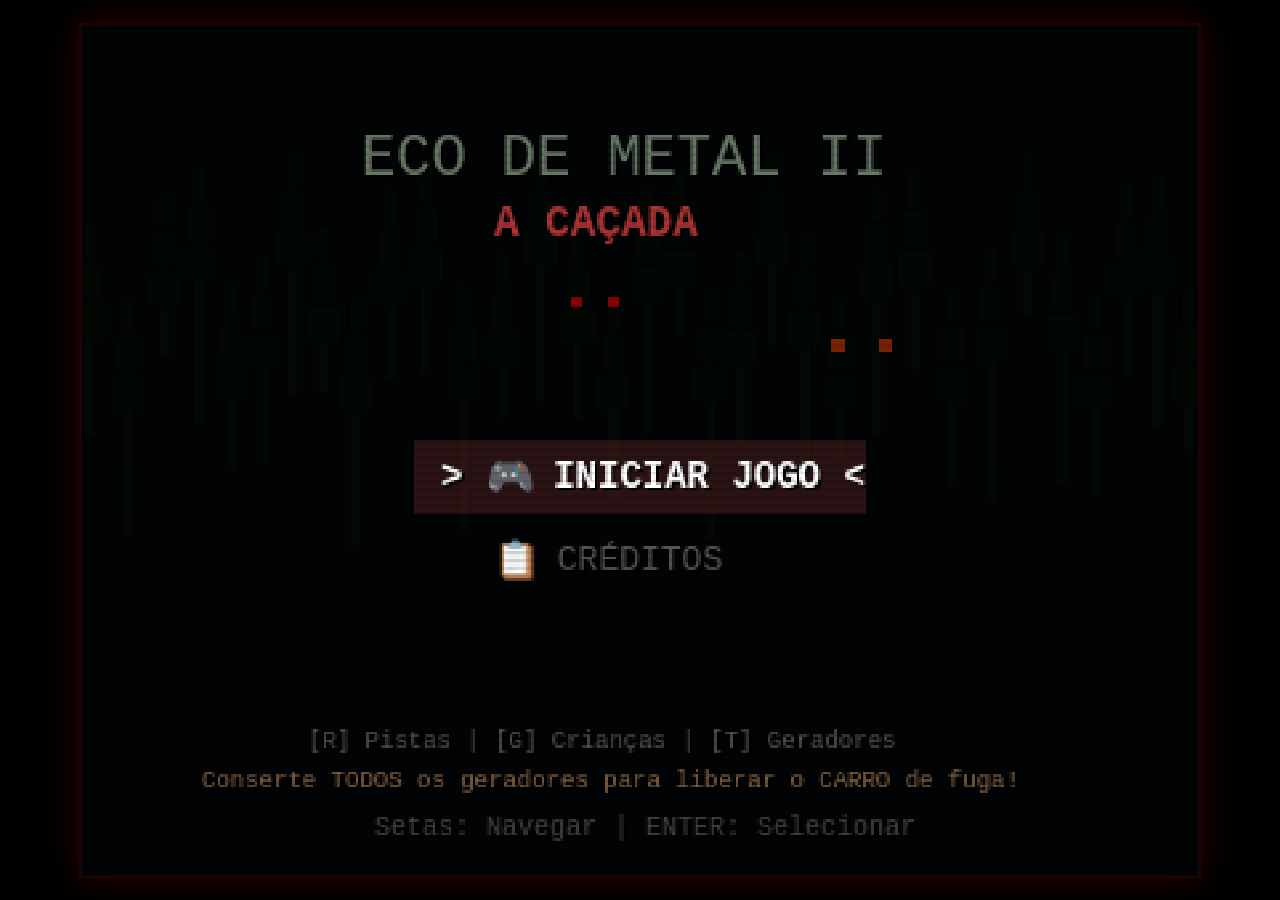
<file: parte2/index.html>
<!DOCTYPE html>
<html lang="pt-BR">
<head>
  <meta charset="UTF-8" />
  <meta name="viewport" content="width=device-width, initial-scale=1.0" />
  <title>Eco de Metal II - A Caçada</title>
  <link rel="stylesheet" href="styles.css" />
</head>
<body>
  <canvas id="game"></canvas>
  <script src="game.js" defer></script>
</body>
</html>
</file>
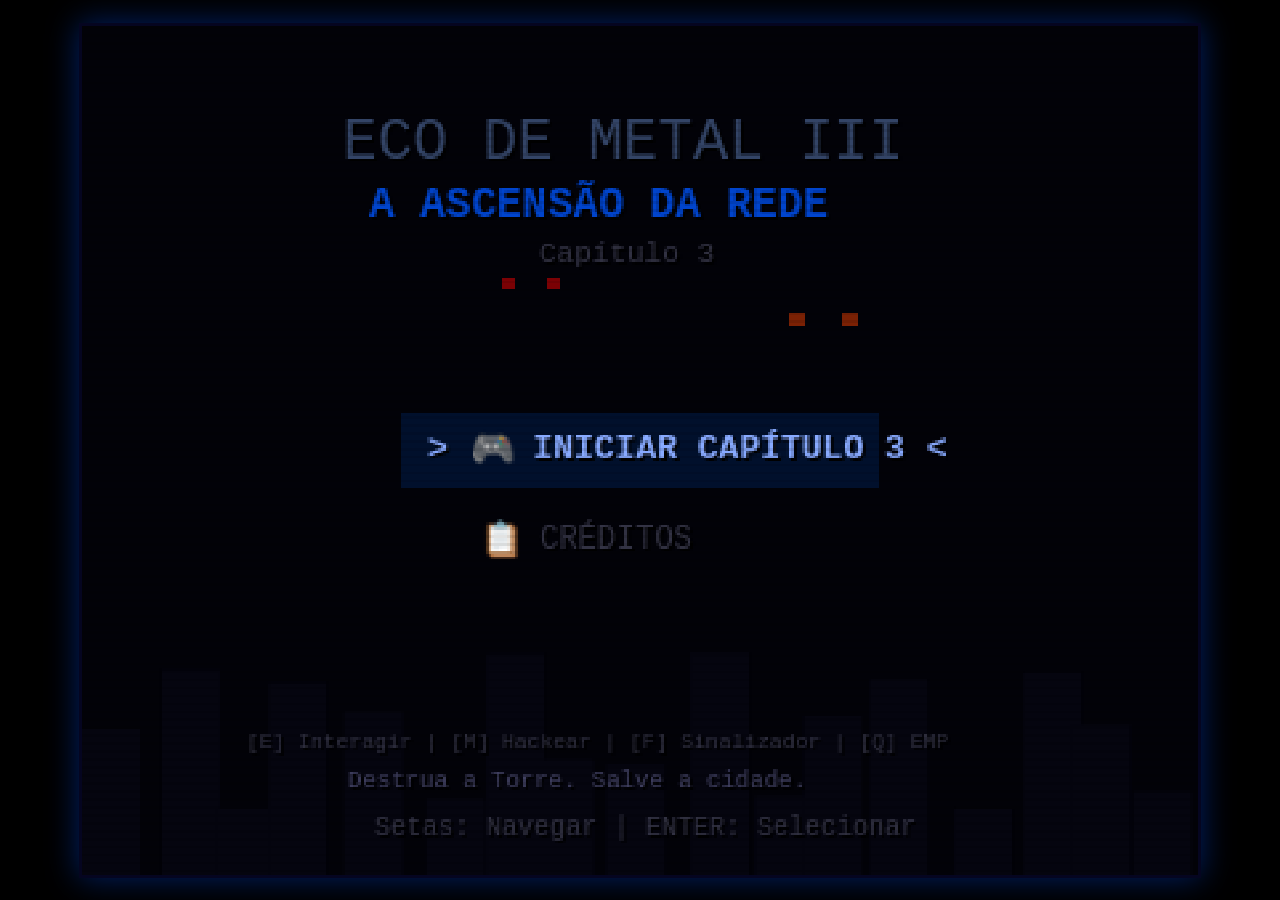
<file: parte3/index.html>
<!DOCTYPE html>
<html lang="pt-BR">
<head>
  <meta charset="UTF-8" />
  <meta name="viewport" content="width=device-width, initial-scale=1.0" />
  <title>Eco de Metal III - A Ascensão da Rede</title>
  <link rel="stylesheet" href="styles.css" />
</head>
<body>
  <canvas id="game"></canvas>
  <script src="game.js" defer></script>
</body>
</html>
</file>
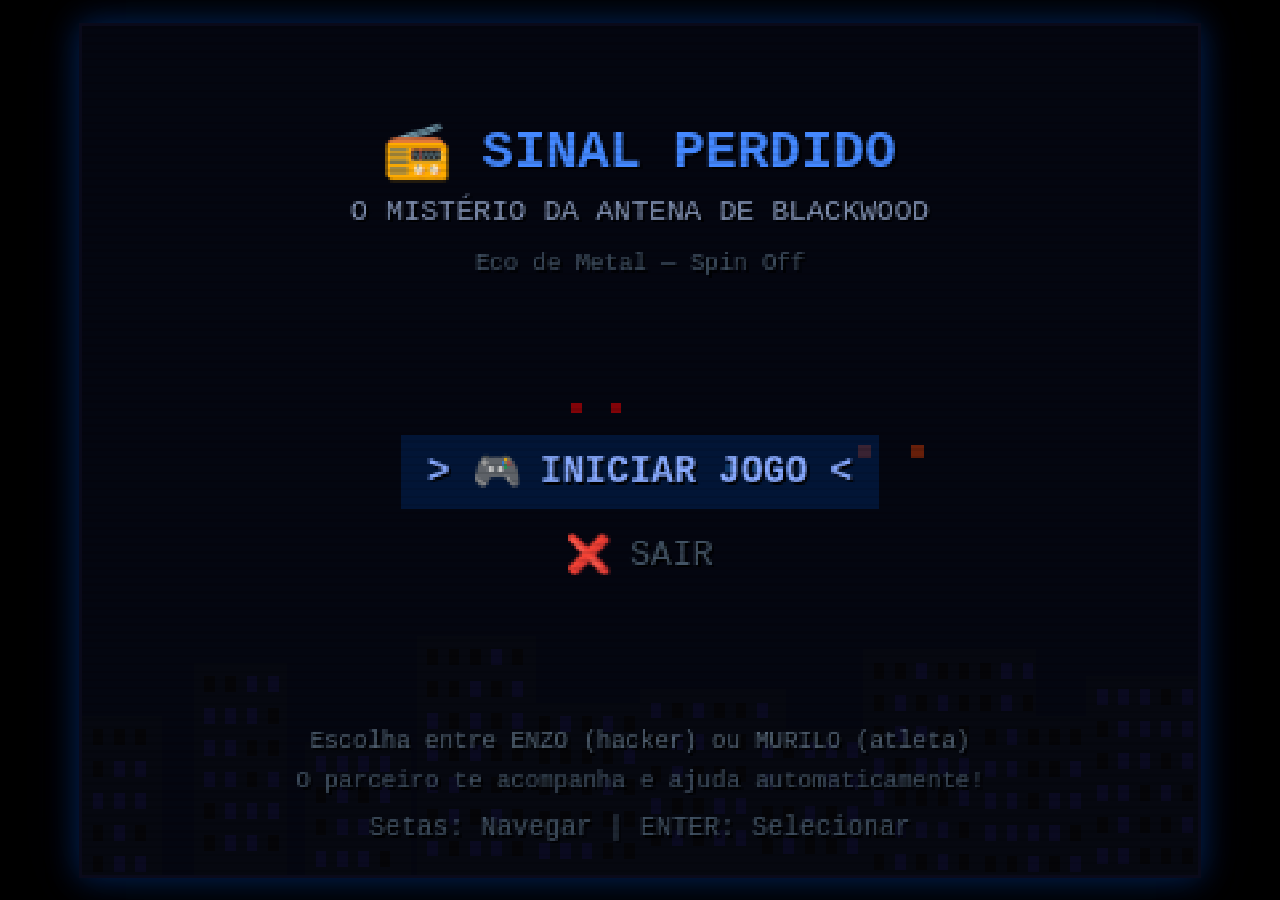
<file: parte4/index.html>
<!DOCTYPE html>
<html lang="pt-BR">
<head>
<meta charset="UTF-8">
<meta name="viewport" content="width=device-width, initial-scale=1.0">
<title>Sinal Perdido - Blackwood</title>
<link rel="stylesheet" href="style.css">
</head>
<body>
<canvas id="game"></canvas>
<script src="game.js"></script>
</body>
</html>
</file>
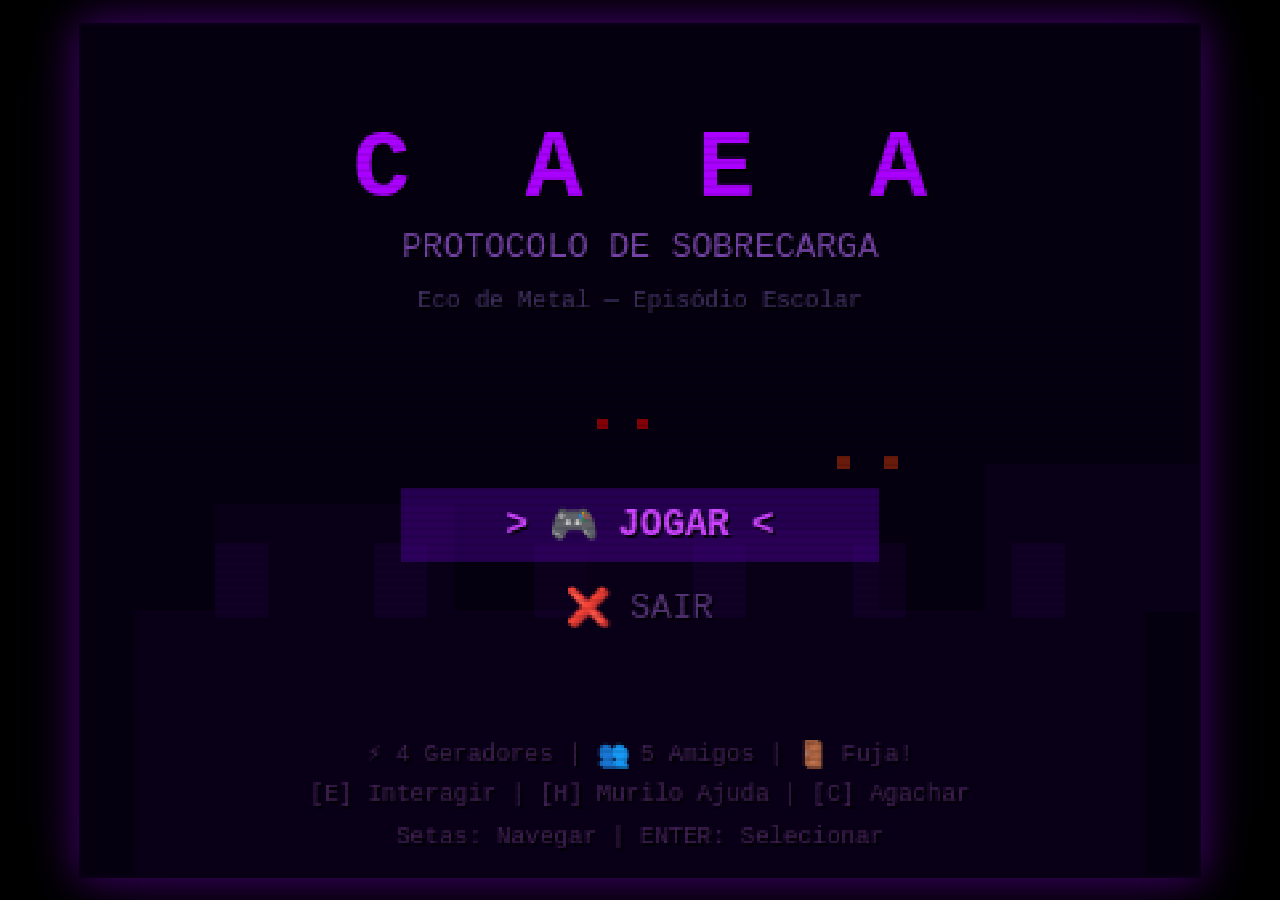
<file: parte5/index.html>
<!DOCTYPE html>
<html lang="pt-BR">
<head>
<meta charset="UTF-8">
<meta name="viewport" content="width=device-width, initial-scale=1.0">
<title>CAEA: Protocolo de Sobrecarga</title>
<link rel="stylesheet" href="style.css">
</head>
<body>
<canvas id="game"></canvas>
<script src="game.js"></script>
</body>
</html>
</file>
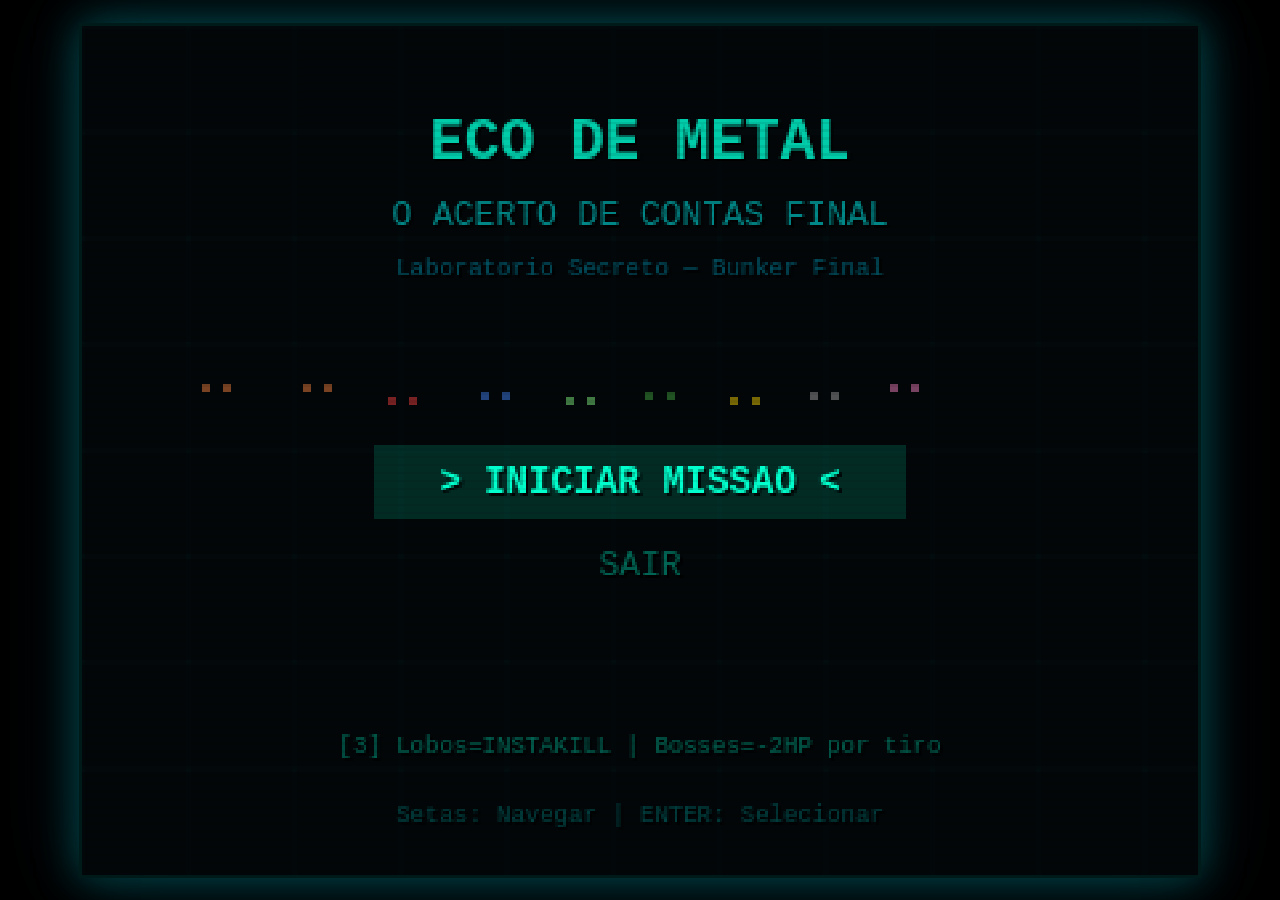
<file: parte6/index.html>
<!DOCTYPE html>
<html lang="pt-BR">
<head>
<meta charset="UTF-8">
<meta name="viewport" content="width=device-width, initial-scale=1.0">
<title>Eco de Metal: O Acerto de Contas Final</title>
<link rel="stylesheet" href="style.css">
</head>
<body>
<canvas id="game"></canvas>
<script src="game.js"></script>
</body>
</html>
</file>
<file: parte2/styles.css>
* { margin: 0; padding: 0; box-sizing: border-box; }

body {
  background: #000;
  display: flex;
  justify-content: center;
  align-items: center;
  height: 100vh;
  overflow: hidden;
  font-family: 'Courier New', monospace;
}

canvas {
  image-rendering: pixelated;
  image-rendering: crisp-edges;
  border: 3px solid #1a0505;
  box-shadow: 0 0 30px rgba(120, 0, 0, 0.4);
}
</file>
<file: parte3/styles.css>
* { margin: 0; padding: 0; box-sizing: border-box; }

body {
  background: #000;
  display: flex;
  justify-content: center;
  align-items: center;
  height: 100vh;
  overflow: hidden;
  font-family: 'Courier New', monospace;
}

canvas {
  image-rendering: pixelated;
  image-rendering: crisp-edges;
  border: 3px solid #050520;
  box-shadow: 0 0 30px rgba(0, 80, 255, 0.4);
}
</file>
<file: parte4/style.css>
* {
  margin: 0;
  padding: 0;
  box-sizing: border-box;
}

body {
  background: #000;
  display: flex;
  justify-content: center;
  align-items: center;
  height: 100vh;
  overflow: hidden;
  font-family: 'Courier New', monospace;
}

canvas {
  image-rendering: pixelated;
  image-rendering: crisp-edges;
  border: 3px solid #0a0a1a;
  box-shadow:
    0 0 30px rgba(0, 80, 200, 0.4),
    0 0 60px rgba(0, 40, 100, 0.2);
}
</file>
<file: parte5/style.css>
*{margin:0;padding:0;box-sizing:border-box}
body{
  background:#000;
  display:flex;
  justify-content:center;
  align-items:center;
  height:100vh;
  overflow:hidden;
  font-family:'Courier New',monospace
}
canvas{
  image-rendering:pixelated;
  image-rendering:crisp-edges;
  border:3px solid #0a0015;
  box-shadow:0 0 40px rgba(120,0,200,.5),0 0 80px rgba(60,0,100,.3)
}
</file>
<file: parte6/style.css>
*{margin:0;padding:0;box-sizing:border-box}
body{
  background:#000;
  display:flex;
  justify-content:center;
  align-items:center;
  height:100vh;
  overflow:hidden;
  font-family:'Courier New',monospace
}
canvas{
  image-rendering:pixelated;
  image-rendering:crisp-edges;
  border:3px solid #001a1a;
  box-shadow:0 0 40px rgba(0,200,200,.35),0 0 80px rgba(0,100,150,.2)
}
</file>
